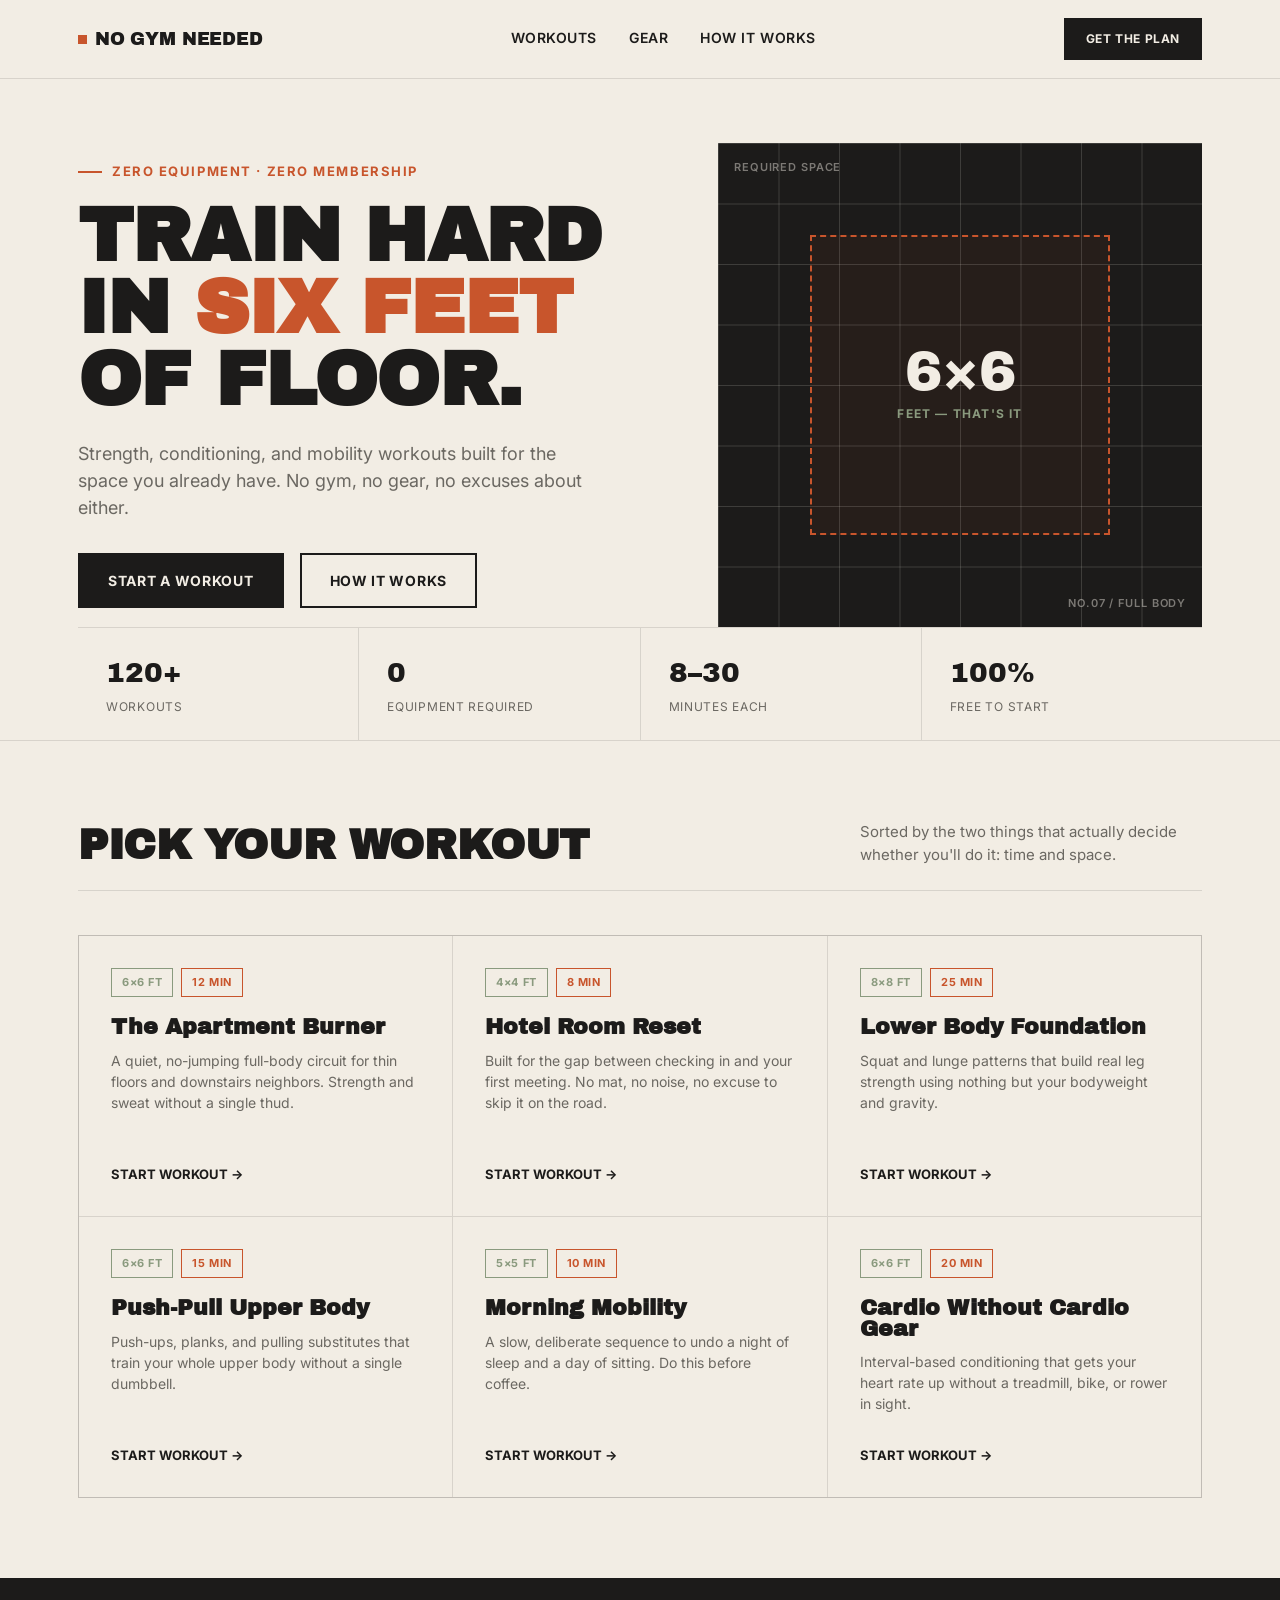
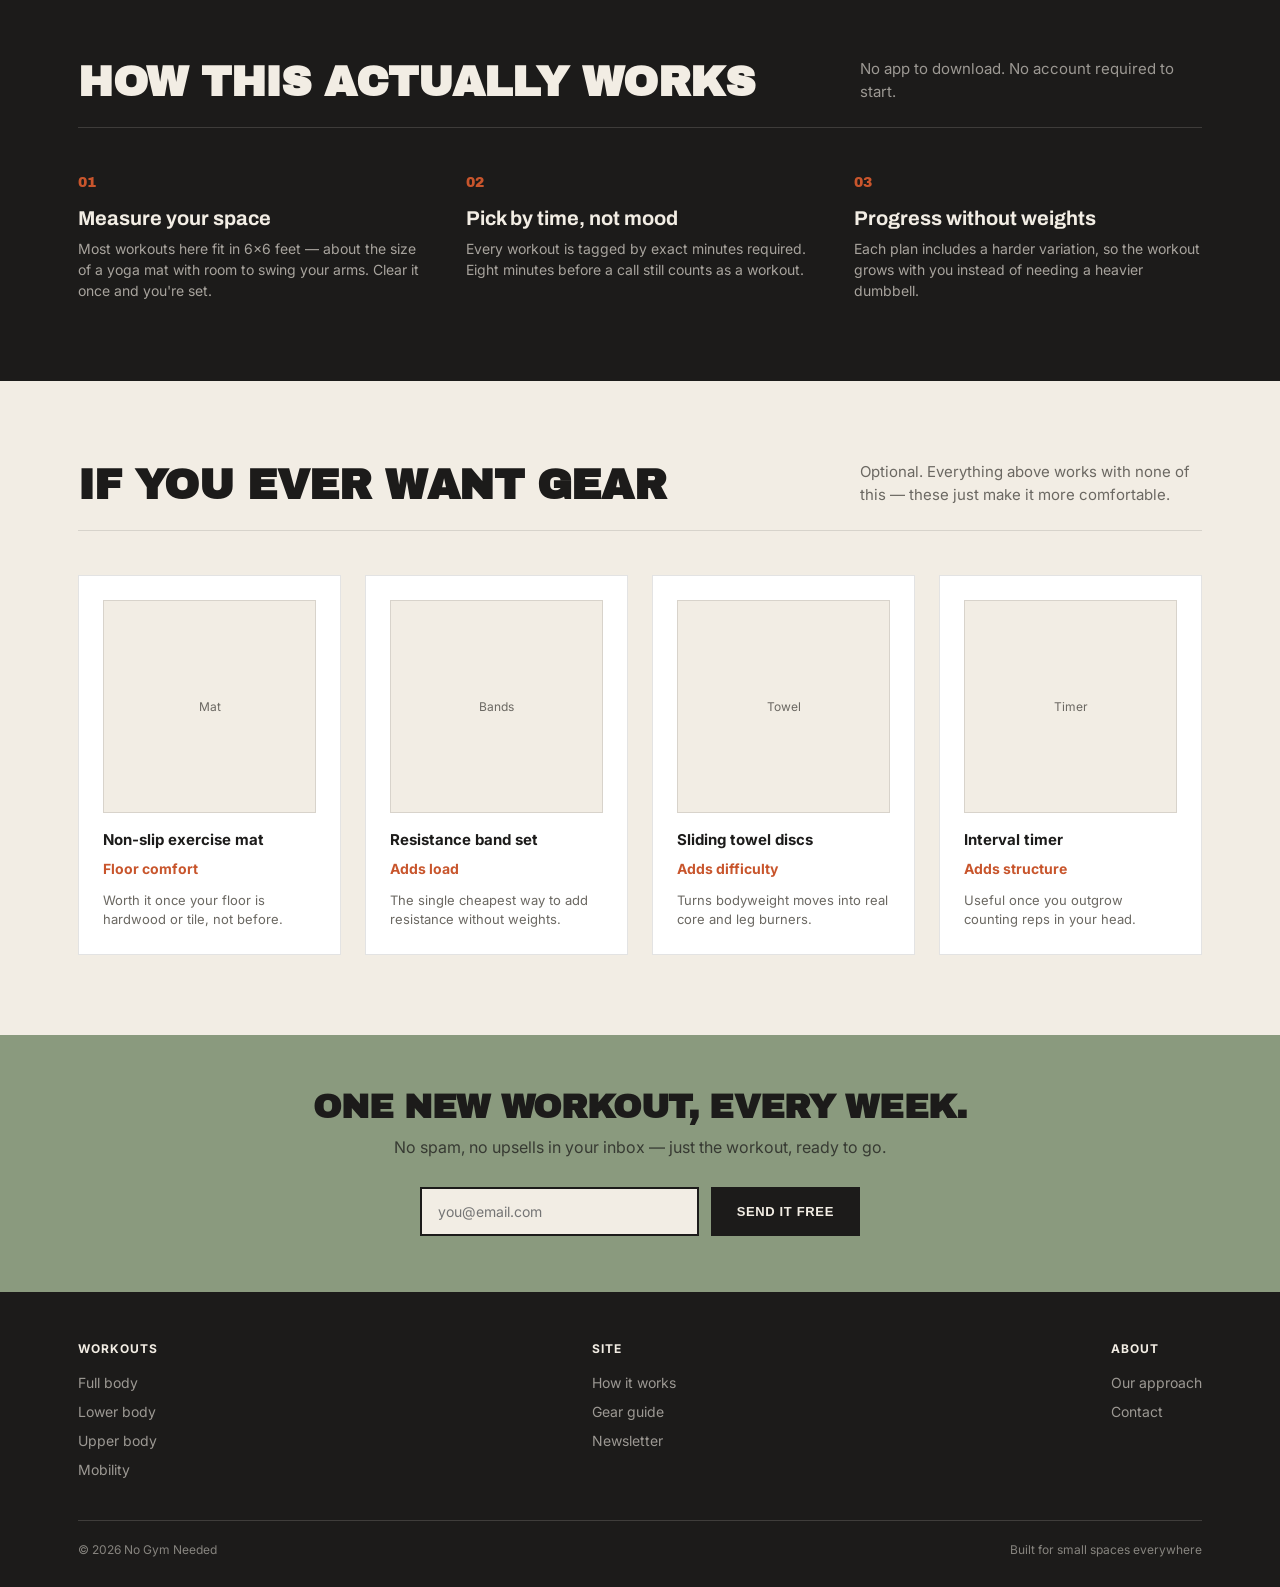
<file: index.html>
<!DOCTYPE html>
<html lang="en">
<head>
<meta charset="UTF-8">
<meta name="viewport" content="width=device-width, initial-scale=1.0">
<title>No Gym Needed — Real Workouts for Small Spaces</title>
<meta name="description" content="Strength, mobility, and conditioning workouts that need nothing but floor space. No equipment, no membership, no excuses.">
<link rel="preconnect" href="https://fonts.googleapis.com">
<link href="https://fonts.googleapis.com/css2?family=Archivo+Black&family=Archivo:wght@400;500;600;700;900&family=Inter:wght@400;500;600;700&display=swap" rel="stylesheet">
<style>
  :root{
    --charcoal:#1C1B1A;
    --bone:#F2EDE4;
    --clay:#C8552C;
    --clay-dark:#A8431F;
    --sage:#8A9A7E;
    --gray:#6B6862;
    --line: rgba(28,27,26,0.12);
    --line-bone: rgba(242,237,228,0.16);
  }
  *{margin:0;padding:0;box-sizing:border-box;}
  html{scroll-behavior:smooth;}
  body{
    background:var(--bone);
    color:var(--charcoal);
    font-family:'Inter',sans-serif;
    line-height:1.5;
    -webkit-font-smoothing:antialiased;
  }
  img{max-width:100%;display:block;}
  a{color:inherit;text-decoration:none;}
  .wrap{max-width:1180px;margin:0 auto;padding:0 28px;}

  h1,h2,h3,.display{
    font-family:'Archivo Black',sans-serif;
    text-transform:uppercase;
    letter-spacing:-0.01em;
    line-height:0.95;
  }

  /* Focus visibility */
  a:focus-visible, button:focus-visible{
    outline:3px solid var(--clay);
    outline-offset:3px;
  }

  @media (prefers-reduced-motion: reduce){
    *{animation-duration:0.001ms !important; transition-duration:0.001ms !important; animation-iteration-count:1 !important;}
    .reveal{opacity:1 !important; transform:none !important;}
  }

  /* ===== ANIMATION SYSTEM ===== */
  @keyframes fadeUp{
    from{opacity:0; transform:translateY(22px);}
    to{opacity:1; transform:translateY(0);}
  }
  @keyframes fadeIn{
    from{opacity:0;}
    to{opacity:1;}
  }
  @keyframes scaleIn{
    from{opacity:0; transform:scale(0.94);}
    to{opacity:1; transform:scale(1);}
  }
  @keyframes drawDash{
    from{stroke-dashoffset:240;}
    to{stroke-dashoffset:0;}
  }
  @keyframes pulseBorder{
    0%, 100%{border-color:var(--clay); background:rgba(200,85,44,0.06);}
    50%{border-color:#E08056; background:rgba(200,85,44,0.12);}
  }
  @keyframes countUp{
    from{opacity:0; transform:translateY(8px);}
    to{opacity:1; transform:translateY(0);}
  }

  /* Hero load sequence — staggered */
  .hero-anim-1{opacity:0; animation:fadeUp 0.7s cubic-bezier(.22,1,.36,1) 0.1s forwards;}
  .hero-anim-2{opacity:0; animation:fadeUp 0.7s cubic-bezier(.22,1,.36,1) 0.25s forwards;}
  .hero-anim-3{opacity:0; animation:fadeUp 0.7s cubic-bezier(.22,1,.36,1) 0.4s forwards;}
  .hero-anim-4{opacity:0; animation:fadeUp 0.7s cubic-bezier(.22,1,.36,1) 0.55s forwards;}
  .hero-anim-diagram{opacity:0; animation:scaleIn 0.8s cubic-bezier(.22,1,.36,1) 0.3s forwards;}
  .hero-anim-stats .stat{opacity:0; animation:countUp 0.6s ease-out forwards;}
  .hero-anim-stats .stat:nth-child(1){animation-delay:0.7s;}
  .hero-anim-stats .stat:nth-child(2){animation-delay:0.8s;}
  .hero-anim-stats .stat:nth-child(3){animation-delay:0.9s;}
  .hero-anim-stats .stat:nth-child(4){animation-delay:1.0s;}

  /* Scroll reveal */
  .reveal{
    opacity:0; transform:translateY(28px);
    transition:opacity 0.7s cubic-bezier(.22,1,.36,1), transform 0.7s cubic-bezier(.22,1,.36,1);
  }
  .reveal.is-visible{opacity:1; transform:translateY(0);}
  .reveal-stagger.is-visible .wcard:nth-child(1){transition-delay:0.05s;}
  .reveal-stagger.is-visible .wcard:nth-child(2){transition-delay:0.12s;}
  .reveal-stagger.is-visible .wcard:nth-child(3){transition-delay:0.19s;}
  .reveal-stagger.is-visible .wcard:nth-child(4){transition-delay:0.26s;}
  .reveal-stagger.is-visible .wcard:nth-child(5){transition-delay:0.33s;}
  .reveal-stagger.is-visible .wcard:nth-child(6){transition-delay:0.4s;}
  .reveal-stagger .wcard{
    opacity:0; transform:translateY(20px);
    transition:opacity 0.6s cubic-bezier(.22,1,.36,1), transform 0.6s cubic-bezier(.22,1,.36,1), background 0.15s;
  }
  .reveal-stagger.is-visible .wcard{opacity:1; transform:translateY(0);}

  /* Floor square pulse, ties to the "this is your space" concept */
  .floor-square{animation:pulseBorder 3.5s ease-in-out 1.1s infinite;}


  /* ===== NAV ===== */
  header{
    position:sticky; top:0; z-index:50;
    background:var(--bone);
    border-bottom:1px solid var(--line);
  }
  nav{
    display:flex; align-items:center; justify-content:space-between;
    padding:18px 28px;
    max-width:1180px; margin:0 auto;
  }
  .logo{
    font-family:'Archivo Black',sans-serif;
    font-size:18px;
    text-transform:uppercase;
    letter-spacing:-0.01em;
    display:flex;
    align-items:center;
    gap:8px;
  }
  .logo .dot{width:9px;height:9px;background:var(--clay);display:inline-block;}
  .navlinks{display:flex; gap:32px; font-size:14px; font-weight:600; text-transform:uppercase; letter-spacing:0.04em;}
  .navlinks a{padding-bottom:2px; border-bottom:2px solid transparent; transition:border-color .15s;}
  .navlinks a:hover{border-color:var(--clay);}
  @media (max-width:720px){ .navlinks{display:none;} }

  /* ===== HERO ===== */
  .hero{
    padding:64px 0 0;
    border-bottom:1px solid var(--line);
  }
  .hero-grid{
    display:grid;
    grid-template-columns:1.1fr 0.9fr;
    gap:48px;
    align-items:center;
  }
  @media (max-width:880px){ .hero-grid{grid-template-columns:1fr;} }

  .eyebrow{
    font-size:13px; font-weight:700; letter-spacing:0.12em; text-transform:uppercase;
    color:var(--clay); margin-bottom:18px; display:flex; align-items:center; gap:10px;
  }
  .eyebrow::before{content:''; width:24px; height:2px; background:var(--clay); display:inline-block;}

  .hero h1{
    font-size:clamp(40px, 6.2vw, 76px);
    margin-bottom:24px;
  }
  .hero h1 .accent{color:var(--clay);}
  .hero p.lede{
    font-size:18px; color:var(--gray); max-width:46ch; margin-bottom:32px;
  }
  .hero-cta{display:flex; gap:16px; flex-wrap:wrap;}
  .btn{
    display:inline-flex; align-items:center; gap:10px;
    padding:15px 28px;
    font-size:14px; font-weight:700; text-transform:uppercase; letter-spacing:0.05em;
    border:2px solid var(--charcoal);
    transition:transform .15s, background .15s, color .15s;
  }
  .btn-primary{background:var(--charcoal); color:var(--bone);}
  .btn-primary:hover{background:var(--clay); border-color:var(--clay); transform:translateY(-2px);}
  .btn-ghost{background:transparent; color:var(--charcoal);}
  .btn-ghost:hover{transform:translateY(-2px); border-color:var(--clay); color:var(--clay);}

  /* floor-space diagram, the signature element */
  .floor-diagram{
    position:relative;
    background:var(--charcoal);
    aspect-ratio:1/1;
    display:flex; align-items:center; justify-content:center;
    overflow:hidden;
  }
  .floor-grid{
    position:absolute; inset:0;
    background-image:
      linear-gradient(var(--line-bone) 1px, transparent 1px),
      linear-gradient(90deg, var(--line-bone) 1px, transparent 1px);
    background-size: 12.5% 12.5%;
  }
  .floor-square{
    position:relative;
    width:62%; height:62%;
    border:2px dashed var(--clay);
    display:flex; flex-direction:column; align-items:center; justify-content:center;
    text-align:center;
    background:rgba(200,85,44,0.06);
  }
  .floor-square .big{
    font-family:'Archivo Black',sans-serif;
    font-size:clamp(36px,5vw,56px);
    color:var(--bone);
    line-height:0.9;
  }
  .floor-square .unit{
    font-size:12px; color:var(--sage); text-transform:uppercase; letter-spacing:0.1em; margin-top:8px; font-weight:700;
  }
  .corner-label{
    position:absolute; font-size:11px; color:var(--line-bone); text-transform:uppercase; letter-spacing:0.08em; font-weight:600;
  }
  .corner-label.tl{top:16px; left:16px; color:rgba(242,237,228,0.45);}
  .corner-label.br{bottom:16px; right:16px; color:rgba(242,237,228,0.45);}

  .hero-stats{
    display:flex; gap:0; margin-top:0; border-top:1px solid var(--line);
  }
  .hero-stats .stat{
    flex:1; padding:24px 28px; border-right:1px solid var(--line);
  }
  .hero-stats .stat:last-child{border-right:none;}
  .hero-stats .num{font-family:'Archivo Black',sans-serif; font-size:28px;}
  .hero-stats .label{font-size:12px; color:var(--gray); text-transform:uppercase; letter-spacing:0.06em; margin-top:4px;}

  /* ===== SECTION HEADERS ===== */
  .section{padding:80px 0;}
  .section-head{
    display:flex; justify-content:space-between; align-items:flex-end;
    margin-bottom:44px; gap:24px; flex-wrap:wrap;
    border-bottom:1px solid var(--line); padding-bottom:24px;
  }
  .section-head h2{font-size:clamp(28px,4vw,42px);}
  .section-head .sub{color:var(--gray); font-size:15px; max-width:38ch;}

  /* ===== WORKOUT CARDS ===== */
  .workout-grid{
    display:grid; grid-template-columns:repeat(3,1fr); gap:1px;
    background:var(--line);
    border:1px solid var(--line);
  }
  @media (max-width:880px){ .workout-grid{grid-template-columns:1fr;} }
  .wcard{
    background:var(--bone); padding:32px; transition:background .15s, transform .25s cubic-bezier(.22,1,.36,1), box-shadow .25s;
    display:flex; flex-direction:column; min-height:280px;
    color:inherit; text-decoration:none;
  }
  .wcard:hover{transform:translateY(-4px); box-shadow:0 12px 24px -8px rgba(28,27,26,0.18);}
  .wcard:hover{background:#fff;}
  .wcard .tags{display:flex; gap:8px; margin-bottom:20px; flex-wrap:wrap;}
  .tag{
    font-size:11px; font-weight:700; text-transform:uppercase; letter-spacing:0.05em;
    padding:5px 10px; border:1px solid var(--charcoal);
  }
  .tag.space{border-color:var(--sage); color:var(--sage);}
  .tag.time{border-color:var(--clay); color:var(--clay);}
  .wcard h3{font-size:22px; margin-bottom:12px; text-transform:none; letter-spacing:0;}
  .wcard p{color:var(--gray); font-size:14px; flex-grow:1;}
  .wcard .go{
    margin-top:20px; font-size:13px; font-weight:700; text-transform:uppercase;
    display:flex; align-items:center; gap:6px; color:var(--charcoal);
  }
  .wcard:hover .go{color:var(--clay);}

  /* ===== HOW IT WORKS ===== */
  .how{background:var(--charcoal); color:var(--bone);}
  .how .section-head{border-bottom-color:var(--line-bone);}
  .how .section-head .sub{color:rgba(242,237,228,0.6);}
  .how-grid{display:grid; grid-template-columns:repeat(3,1fr); gap:40px;}
  @media (max-width:880px){ .how-grid{grid-template-columns:1fr; gap:32px;} }
  .how-item .mark{
    font-family:'Archivo Black',sans-serif; font-size:14px; color:var(--clay); margin-bottom:16px;
  }
  .how-item h3{font-size:20px; text-transform:none; letter-spacing:0; margin-bottom:10px; font-family:'Archivo',sans-serif; font-weight:700;}
  .how-item p{color:rgba(242,237,228,0.65); font-size:14px;}

  /* ===== GEAR (affiliate-ready) ===== */
  .gear-grid{display:grid; grid-template-columns:repeat(4,1fr); gap:24px;}
  @media (max-width:880px){ .gear-grid{grid-template-columns:repeat(2,1fr);} }
  @media (max-width:520px){ .gear-grid{grid-template-columns:1fr;} }
  .gcard{border:1px solid var(--line); padding:24px; background:#fff; transition:transform .25s cubic-bezier(.22,1,.36,1), box-shadow .25s, border-color .25s;}
  .gcard:hover{transform:translateY(-3px); box-shadow:0 10px 20px -10px rgba(28,27,26,0.18); border-color:var(--clay);}
  .gcard .thumb{
    aspect-ratio:1; background:var(--bone); border:1px solid var(--line); margin-bottom:16px;
    display:flex; align-items:center; justify-content:center; color:var(--gray); font-size:12px;
  }
  .gcard h4{font-size:15px; margin-bottom:6px;}
  .gcard .price{color:var(--clay); font-weight:700; font-size:14px; margin-bottom:12px;}
  .gcard p.note{font-size:13px; color:var(--gray);}

  /* ===== NEWSLETTER ===== */
  .signup{
    background:var(--sage); padding:56px 0; text-align:center;
  }
  .signup h2{font-size:clamp(24px,3.4vw,34px); margin-bottom:12px; color:var(--charcoal);}
  .signup p{color:var(--charcoal); opacity:0.75; margin-bottom:28px;}
  .signup-form{display:flex; gap:12px; max-width:440px; margin:0 auto; flex-wrap:wrap; justify-content:center;}
  .signup-form input{
    flex:1; min-width:220px; padding:14px 16px; border:2px solid var(--charcoal); background:var(--bone); font-family:'Inter'; font-size:14px;
  }
  .signup-form input:focus-visible{outline:3px solid var(--charcoal); outline-offset:2px;}
  .signup-form button{
    padding:14px 24px; background:var(--charcoal); color:var(--bone); border:2px solid var(--charcoal);
    font-weight:700; text-transform:uppercase; font-size:13px; letter-spacing:0.05em; cursor:pointer;
  }
  .signup-form button:hover{background:var(--clay); border-color:var(--clay);}

  /* ===== FOOTER ===== */
  footer{background:var(--charcoal); color:rgba(242,237,228,0.5); padding:48px 0 28px;}
  .footer-grid{display:flex; justify-content:space-between; flex-wrap:wrap; gap:32px; padding-bottom:32px; border-bottom:1px solid var(--line-bone);}
  .footer-col h5{color:var(--bone); font-size:12px; text-transform:uppercase; letter-spacing:0.08em; margin-bottom:14px;}
  .footer-col a{display:block; font-size:14px; margin-bottom:8px; color:rgba(242,237,228,0.6);}
  .footer-col a:hover{color:var(--clay);}
  .footer-bottom{display:flex; justify-content:space-between; padding-top:20px; font-size:12px; flex-wrap:wrap; gap:8px;}
</style>
</head>
<body>

<header>
  <nav>
    <a href="index.html" class="logo"><span class="dot"></span>No Gym Needed</a>
    <div class="navlinks">
      <a href="#workouts">Workouts</a>
      <a href="#gear">Gear</a>
      <a href="#how">How It Works</a>
    </div>
    <a href="#signup" class="btn btn-primary" style="padding:10px 20px; font-size:12px;">Get the plan</a>
  </nav>
</header>

<section class="hero">
  <div class="wrap">
    <div class="hero-grid">
      <div>
        <div class="eyebrow hero-anim-1">Zero equipment · Zero membership</div>
        <h1 class="hero-anim-2">Train hard<br>in <span class="accent">six feet</span><br>of floor.</h1>
        <p class="lede hero-anim-3">Strength, conditioning, and mobility workouts built for the space you already have. No gym, no gear, no excuses about either.</p>
        <div class="hero-cta hero-anim-4">
          <a href="#workouts" class="btn btn-primary">Start a workout</a>
          <a href="#how" class="btn btn-ghost">How it works</a>
        </div>
      </div>
      <div class="floor-diagram hero-anim-diagram">
        <div class="floor-grid"></div>
        <span class="corner-label tl">Required space</span>
        <span class="corner-label br">No.07 / Full Body</span>
        <div class="floor-square">
          <div class="big">6×6</div>
          <div class="unit">Feet — that's it</div>
        </div>
      </div>
    </div>
    <div class="hero-stats hero-anim-stats">
      <div class="stat"><div class="num">120+</div><div class="label">Workouts</div></div>
      <div class="stat"><div class="num">0</div><div class="label">Equipment required</div></div>
      <div class="stat"><div class="num">8–30</div><div class="label">Minutes each</div></div>
      <div class="stat"><div class="num">100%</div><div class="label">Free to start</div></div>
    </div>
  </div>
</section>

<section class="section" id="workouts">
  <div class="wrap">
    <div class="section-head reveal">
      <h2>Pick your workout</h2>
      <p class="sub">Sorted by the two things that actually decide whether you'll do it: time and space.</p>
    </div>
    <div class="workout-grid reveal-stagger">

      <a class="wcard" href="workouts/apartment-burner.html">
        <div class="tags"><span class="tag space">6×6 ft</span><span class="tag time">12 min</span></div>
        <h3>The Apartment Burner</h3>
        <p>A quiet, no-jumping full-body circuit for thin floors and downstairs neighbors. Strength and sweat without a single thud.</p>
        <div class="go">Start workout →</div>
      </a>

      <a class="wcard" href="workouts/hotel-room-reset.html">
        <div class="tags"><span class="tag space">4×4 ft</span><span class="tag time">8 min</span></div>
        <h3>Hotel Room Reset</h3>
        <p>Built for the gap between checking in and your first meeting. No mat, no noise, no excuse to skip it on the road.</p>
        <div class="go">Start workout →</div>
      </a>

      <a class="wcard" href="workouts/lower-body-foundation.html">
        <div class="tags"><span class="tag space">8×8 ft</span><span class="tag time">25 min</span></div>
        <h3>Lower Body Foundation</h3>
        <p>Squat and lunge patterns that build real leg strength using nothing but your bodyweight and gravity.</p>
        <div class="go">Start workout →</div>
      </a>

      <a class="wcard" href="workouts/push-pull-upper-body.html">
        <div class="tags"><span class="tag space">6×6 ft</span><span class="tag time">15 min</span></div>
        <h3>Push-Pull Upper Body</h3>
        <p>Push-ups, planks, and pulling substitutes that train your whole upper body without a single dumbbell.</p>
        <div class="go">Start workout →</div>
      </a>

      <a class="wcard" href="workouts/morning-mobility.html">
        <div class="tags"><span class="tag space">5×5 ft</span><span class="tag time">10 min</span></div>
        <h3>Morning Mobility</h3>
        <p>A slow, deliberate sequence to undo a night of sleep and a day of sitting. Do this before coffee.</p>
        <div class="go">Start workout →</div>
      </a>

      <a class="wcard" href="workouts/cardio-without-cardio-gear.html">
        <div class="tags"><span class="tag space">6×6 ft</span><span class="tag time">20 min</span></div>
        <h3>Cardio Without Cardio Gear</h3>
        <p>Interval-based conditioning that gets your heart rate up without a treadmill, bike, or rower in sight.</p>
        <div class="go">Start workout →</div>
      </a>

    </div>
  </div>
</section>

<section class="how section" id="how">
  <div class="wrap">
    <div class="section-head reveal">
      <h2>How this actually works</h2>
      <p class="sub">No app to download. No account required to start.</p>
    </div>
    <div class="how-grid reveal">
      <div class="how-item">
        <div class="mark">01</div>
        <h3>Measure your space</h3>
        <p>Most workouts here fit in 6×6 feet — about the size of a yoga mat with room to swing your arms. Clear it once and you're set.</p>
      </div>
      <div class="how-item">
        <div class="mark">02</div>
        <h3>Pick by time, not mood</h3>
        <p>Every workout is tagged by exact minutes required. Eight minutes before a call still counts as a workout.</p>
      </div>
      <div class="how-item">
        <div class="mark">03</div>
        <h3>Progress without weights</h3>
        <p>Each plan includes a harder variation, so the workout grows with you instead of needing a heavier dumbbell.</p>
      </div>
    </div>
  </div>
</section>

<section class="section" id="gear">
  <div class="wrap">
    <div class="section-head reveal">
      <h2>If you ever want gear</h2>
      <p class="sub">Optional. Everything above works with none of this — these just make it more comfortable.</p>
    </div>
    <div class="gear-grid reveal">
      <div class="gcard">
        <div class="thumb">Mat</div>
        <h4>Non-slip exercise mat</h4>
        <div class="price">Floor comfort</div>
        <p class="note">Worth it once your floor is hardwood or tile, not before.</p>
      </div>
      <div class="gcard">
        <div class="thumb">Bands</div>
        <h4>Resistance band set</h4>
        <div class="price">Adds load</div>
        <p class="note">The single cheapest way to add resistance without weights.</p>
      </div>
      <div class="gcard">
        <div class="thumb">Towel</div>
        <h4>Sliding towel discs</h4>
        <div class="price">Adds difficulty</div>
        <p class="note">Turns bodyweight moves into real core and leg burners.</p>
      </div>
      <div class="gcard">
        <div class="thumb">Timer</div>
        <h4>Interval timer</h4>
        <div class="price">Adds structure</div>
        <p class="note">Useful once you outgrow counting reps in your head.</p>
      </div>
    </div>
  </div>
</section>

<section class="signup reveal" id="signup">
  <div class="wrap">
    <h2>One new workout, every week.</h2>
    <p>No spam, no upsells in your inbox — just the workout, ready to go.</p>
    <form class="signup-form" onsubmit="event.preventDefault(); this.querySelector('button').textContent='Sent — check your inbox';">
      <input type="email" placeholder="you@email.com" required aria-label="Email address">
      <button type="submit">Send it free</button>
    </form>
  </div>
</section>

<footer>
  <div class="wrap">
    <div class="footer-grid">
      <div class="footer-col">
        <h5>Workouts</h5>
        <a href="#workouts">Full body</a>
        <a href="#workouts">Lower body</a>
        <a href="#workouts">Upper body</a>
        <a href="#workouts">Mobility</a>
      </div>
      <div class="footer-col">
        <h5>Site</h5>
        <a href="#how">How it works</a>
        <a href="#gear">Gear guide</a>
        <a href="#signup">Newsletter</a>
      </div>
      <div class="footer-col">
        <h5>About</h5>
        <a href="#">Our approach</a>
        <a href="#">Contact</a>
      </div>
    </div>
    <div class="footer-bottom">
      <span>© 2026 No Gym Needed</span>
      <span>Built for small spaces everywhere</span>
    </div>
  </div>
</footer>

<script>
  // Scroll-triggered reveals — respects prefers-reduced-motion via CSS override above
  const revealEls = document.querySelectorAll('.reveal, .reveal-stagger');
  if ('IntersectionObserver' in window) {
    const io = new IntersectionObserver((entries) => {
      entries.forEach(entry => {
        if (entry.isIntersecting) {
          entry.target.classList.add('is-visible');
          io.unobserve(entry.target);
        }
      });
    }, { threshold: 0.15, rootMargin: '0px 0px -40px 0px' });
    revealEls.forEach(el => io.observe(el));
  } else {
    revealEls.forEach(el => el.classList.add('is-visible'));
  }
</script>
</body>
</html>
</file>
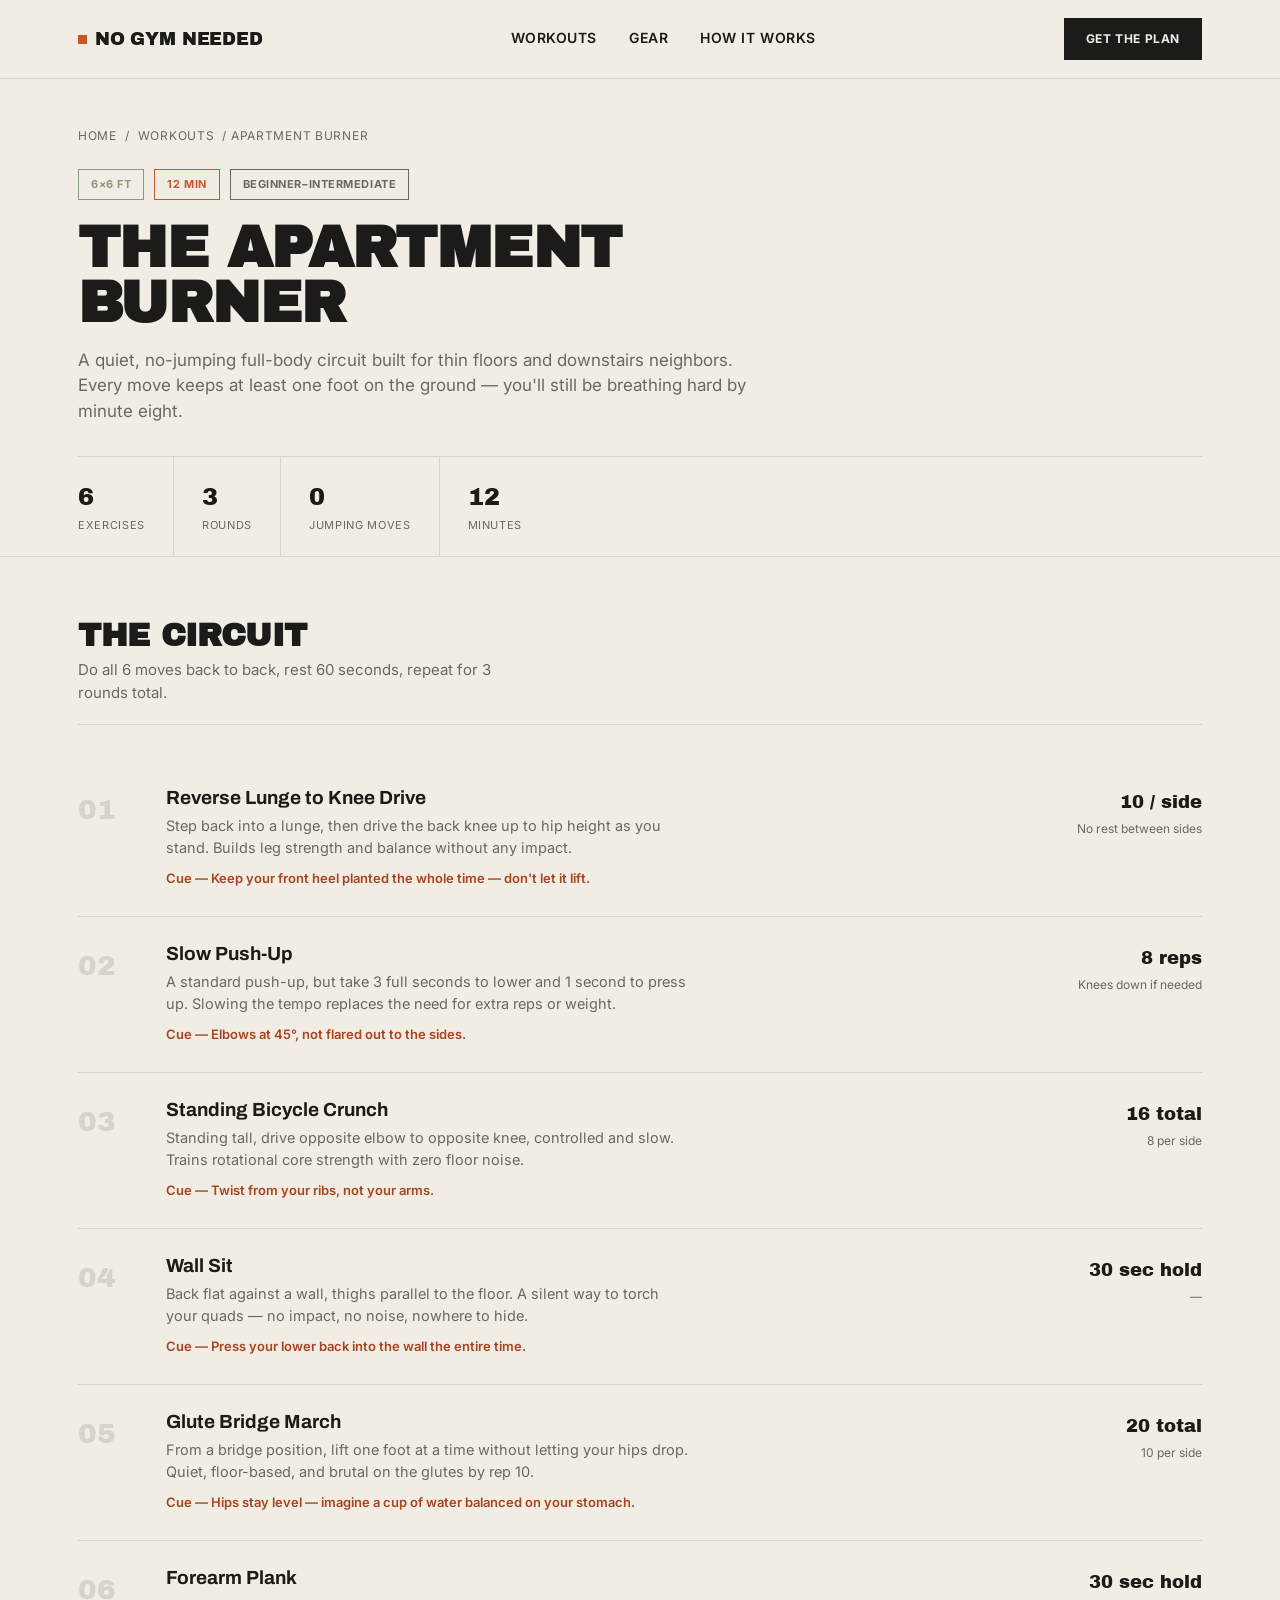
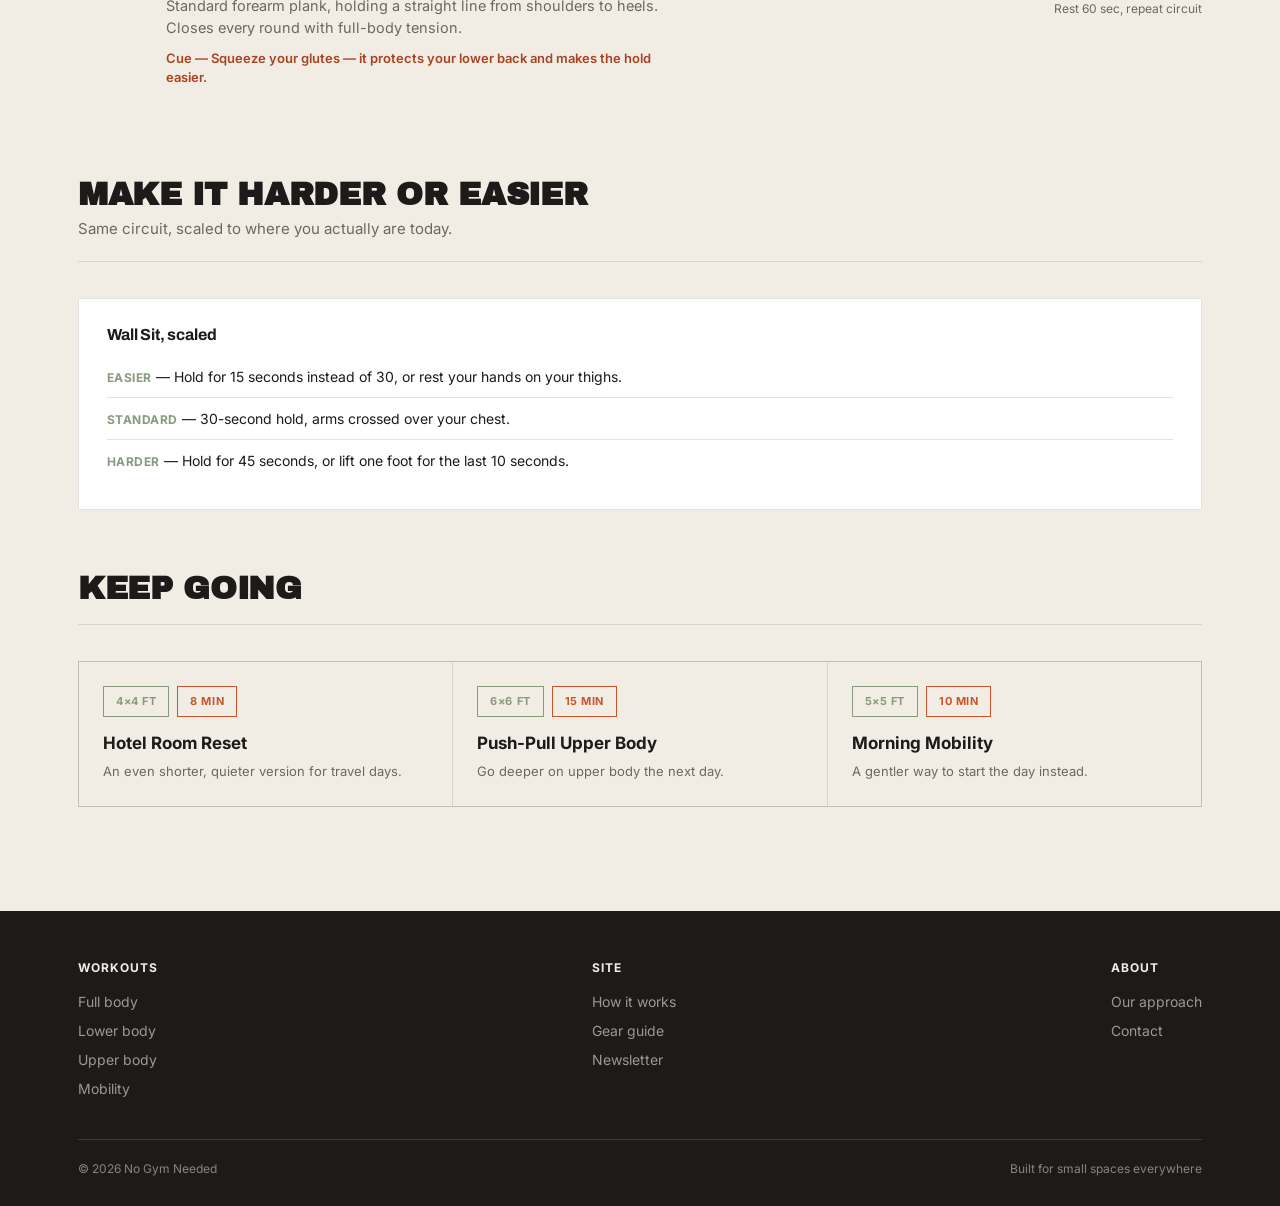
<file: workouts/apartment-burner.html>
<!DOCTYPE html>
<html lang="en">
<head>
<meta charset="UTF-8">
<meta name="viewport" content="width=device-width, initial-scale=1.0">
<title>The Apartment Burner — Quiet Full-Body Workout | No Gym Needed</title>
<meta name="description" content="A 12-minute, no-jumping full-body circuit built for thin floors and downstairs neighbors. No equipment, no noise.">
<link rel="preconnect" href="https://fonts.googleapis.com">
<link href="https://fonts.googleapis.com/css2?family=Archivo+Black&family=Archivo:wght@400;500;600;700;900&family=Inter:wght@400;500;600;700&display=swap" rel="stylesheet">
<link rel="stylesheet" href="../style.css">
</head>
<body>

<header>
  <nav>
    <a href="../index.html" class="logo"><span class="dot"></span>No Gym Needed</a>
    <div class="navlinks">
      <a href="../index.html#workouts">Workouts</a>
      <a href="../index.html#gear">Gear</a>
      <a href="../index.html#how">How It Works</a>
    </div>
    <a href="../index.html#signup" class="btn btn-primary" style="padding:10px 20px; font-size:12px;">Get the plan</a>
  </nav>
</header>

<section class="wo-hero">
  <div class="wrap">
    <div class="breadcrumb"><a href="../index.html">Home</a> / <a href="../index.html#workouts">Workouts</a> / Apartment Burner</div>
    <div class="wo-meta-row">
      <span class="tag space">6×6 ft</span>
      <span class="tag time">12 min</span>
      <span class="tag level">Beginner–Intermediate</span>
    </div>
    <h1>The Apartment<br>Burner</h1>
    <p class="lede">A quiet, no-jumping full-body circuit built for thin floors and downstairs neighbors. Every move keeps at least one foot on the ground — you'll still be breathing hard by minute eight.</p>
    <div class="wo-stats">
      <div class="stat"><div class="num">6</div><div class="label">Exercises</div></div>
      <div class="stat"><div class="num">3</div><div class="label">Rounds</div></div>
      <div class="stat"><div class="num">0</div><div class="label">Jumping moves</div></div>
      <div class="stat"><div class="num">12</div><div class="label">Minutes</div></div>
    </div>
  </div>
</section>

<section class="section">
  <div class="wrap">
    <div class="section-head">
      <h2>The circuit</h2>
      <p class="sub">Do all 6 moves back to back, rest 60 seconds, repeat for 3 rounds total.</p>
    </div>

    <div class="exercise">
      <div class="ex-num">01</div>
      <div class="ex-body">
        <h3>Reverse Lunge to Knee Drive</h3>
        <p>Step back into a lunge, then drive the back knee up to hip height as you stand. Builds leg strength and balance without any impact.</p>
        <p class="cue">Keep your front heel planted the whole time — don't let it lift.</p>
      </div>
      <div class="ex-spec"><div class="reps">10 / side</div><div class="rest">No rest between sides</div></div>
    </div>

    <div class="exercise">
      <div class="ex-num">02</div>
      <div class="ex-body">
        <h3>Slow Push-Up</h3>
        <p>A standard push-up, but take 3 full seconds to lower and 1 second to press up. Slowing the tempo replaces the need for extra reps or weight.</p>
        <p class="cue">Elbows at 45°, not flared out to the sides.</p>
      </div>
      <div class="ex-spec"><div class="reps">8 reps</div><div class="rest">Knees down if needed</div></div>
    </div>

    <div class="exercise">
      <div class="ex-num">03</div>
      <div class="ex-body">
        <h3>Standing Bicycle Crunch</h3>
        <p>Standing tall, drive opposite elbow to opposite knee, controlled and slow. Trains rotational core strength with zero floor noise.</p>
        <p class="cue">Twist from your ribs, not your arms.</p>
      </div>
      <div class="ex-spec"><div class="reps">16 total</div><div class="rest">8 per side</div></div>
    </div>

    <div class="exercise">
      <div class="ex-num">04</div>
      <div class="ex-body">
        <h3>Wall Sit</h3>
        <p>Back flat against a wall, thighs parallel to the floor. A silent way to torch your quads — no impact, no noise, nowhere to hide.</p>
        <p class="cue">Press your lower back into the wall the entire time.</p>
      </div>
      <div class="ex-spec"><div class="reps">30 sec hold</div><div class="rest">—</div></div>
    </div>

    <div class="exercise">
      <div class="ex-num">05</div>
      <div class="ex-body">
        <h3>Glute Bridge March</h3>
        <p>From a bridge position, lift one foot at a time without letting your hips drop. Quiet, floor-based, and brutal on the glutes by rep 10.</p>
        <p class="cue">Hips stay level — imagine a cup of water balanced on your stomach.</p>
      </div>
      <div class="ex-spec"><div class="reps">20 total</div><div class="rest">10 per side</div></div>
    </div>

    <div class="exercise">
      <div class="ex-num">06</div>
      <div class="ex-body">
        <h3>Forearm Plank</h3>
        <p>Standard forearm plank, holding a straight line from shoulders to heels. Closes every round with full-body tension.</p>
        <p class="cue">Squeeze your glutes — it protects your lower back and makes the hold easier.</p>
      </div>
      <div class="ex-spec"><div class="reps">30 sec hold</div><div class="rest">Rest 60 sec, repeat circuit</div></div>
    </div>

  </div>
</section>

<section class="section" style="padding-top:0;">
  <div class="wrap">
    <div class="section-head">
      <h2>Make it harder or easier</h2>
      <p class="sub">Same circuit, scaled to where you actually are today.</p>
    </div>
    <div class="prog-box">
      <h3>Wall Sit, scaled</h3>
      <div class="prog-row"><span><span class="lvl">Easier</span> — Hold for 15 seconds instead of 30, or rest your hands on your thighs.</span></div>
      <div class="prog-row"><span><span class="lvl">Standard</span> — 30-second hold, arms crossed over your chest.</span></div>
      <div class="prog-row"><span><span class="lvl">Harder</span> — Hold for 45 seconds, or lift one foot for the last 10 seconds.</span></div>
    </div>
  </div>
</section>

<section class="section" style="padding-top:0;">
  <div class="wrap">
    <div class="section-head">
      <h2>Keep going</h2>
    </div>
    <div class="related-grid">
      <a class="rcard" href="hotel-room-reset.html">
        <div class="tags"><span class="tag space">4×4 ft</span><span class="tag time">8 min</span></div>
        <h4>Hotel Room Reset</h4>
        <p>An even shorter, quieter version for travel days.</p>
      </a>
      <a class="rcard" href="push-pull-upper-body.html">
        <div class="tags"><span class="tag space">6×6 ft</span><span class="tag time">15 min</span></div>
        <h4>Push-Pull Upper Body</h4>
        <p>Go deeper on upper body the next day.</p>
      </a>
      <a class="rcard" href="morning-mobility.html">
        <div class="tags"><span class="tag space">5×5 ft</span><span class="tag time">10 min</span></div>
        <h4>Morning Mobility</h4>
        <p>A gentler way to start the day instead.</p>
      </a>
    </div>
  </div>
</section>

<footer>
  <div class="wrap">
    <div class="footer-grid">
      <div class="footer-col">
        <h5>Workouts</h5>
        <a href="../index.html#workouts">Full body</a>
        <a href="../index.html#workouts">Lower body</a>
        <a href="../index.html#workouts">Upper body</a>
        <a href="../index.html#workouts">Mobility</a>
      </div>
      <div class="footer-col">
        <h5>Site</h5>
        <a href="../index.html#how">How it works</a>
        <a href="../index.html#gear">Gear guide</a>
        <a href="../index.html#signup">Newsletter</a>
      </div>
      <div class="footer-col">
        <h5>About</h5>
        <a href="#">Our approach</a>
        <a href="#">Contact</a>
      </div>
    </div>
    <div class="footer-bottom">
      <span>© 2026 No Gym Needed</span>
      <span>Built for small spaces everywhere</span>
    </div>
  </div>
</footer>

</body>
</html>
</file>
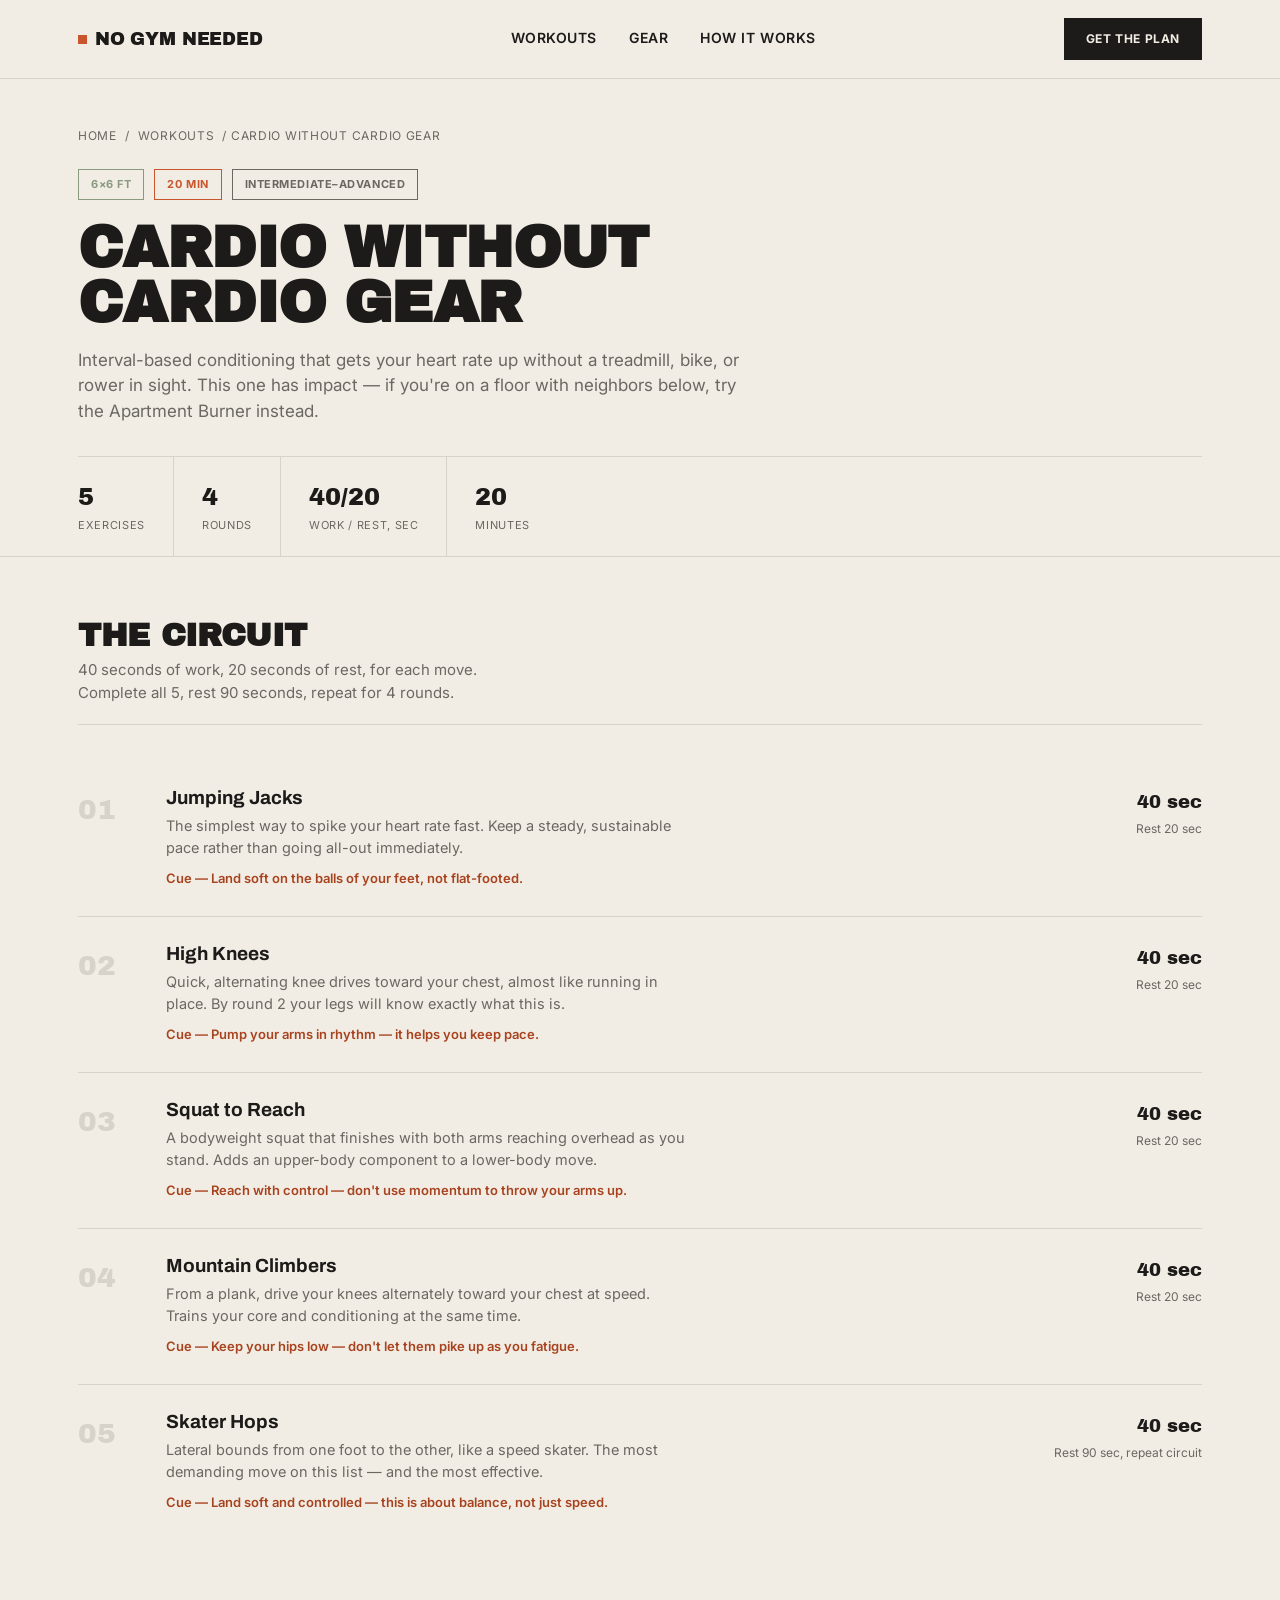
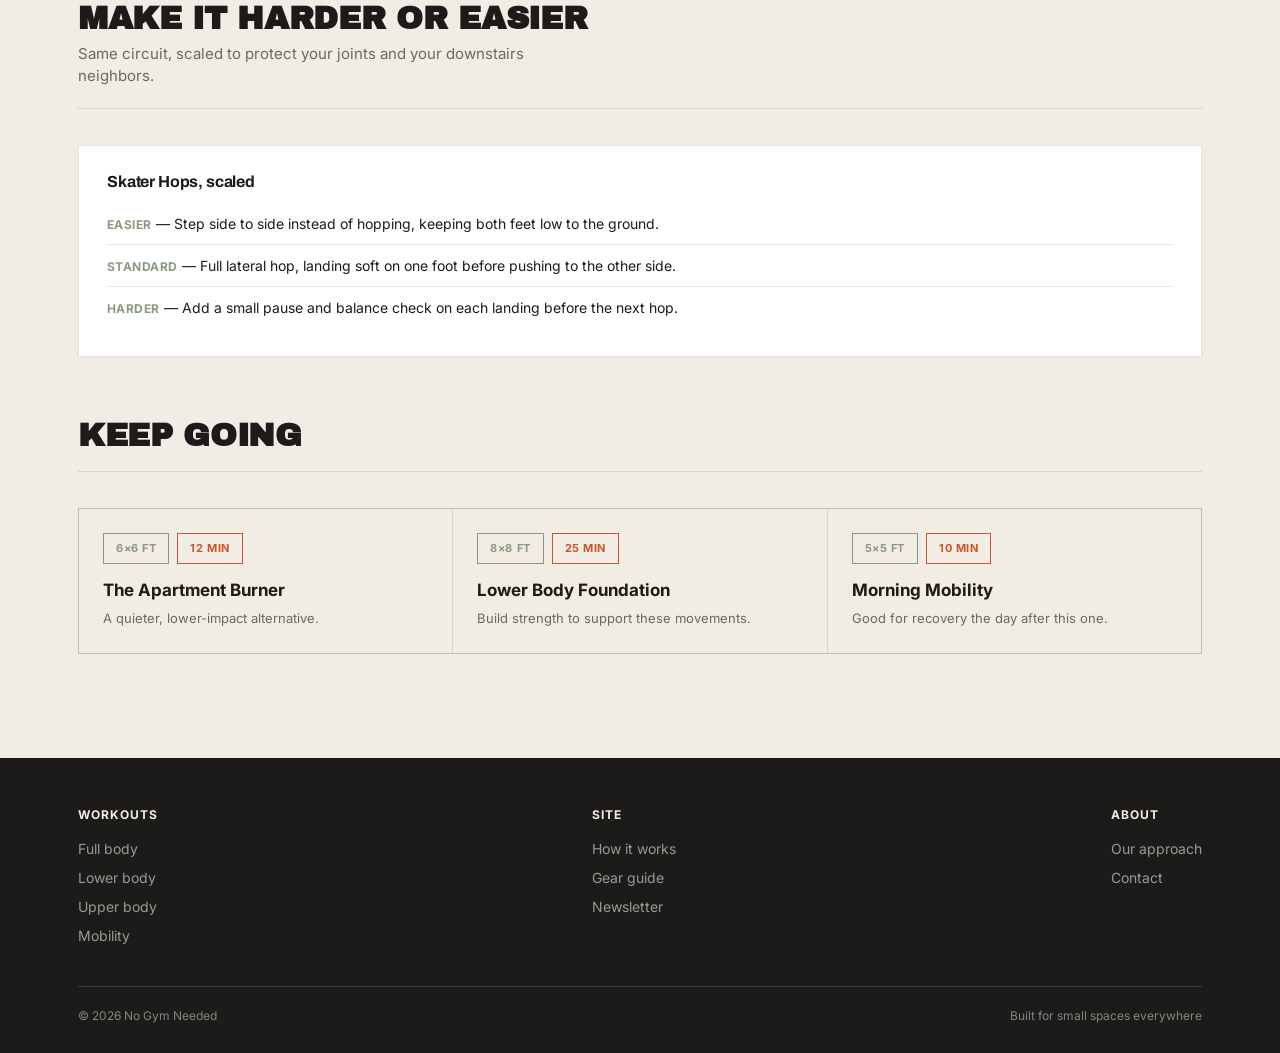
<file: workouts/cardio-without-cardio-gear.html>
<!DOCTYPE html>
<html lang="en">
<head>
<meta charset="UTF-8">
<meta name="viewport" content="width=device-width, initial-scale=1.0">
<title>Cardio Without Cardio Gear — 20-Minute Conditioning Workout | No Gym Needed</title>
<meta name="description" content="Interval-based conditioning that gets your heart rate up without a treadmill, bike, or rower in sight. 20 minutes, no equipment.">
<link rel="preconnect" href="https://fonts.googleapis.com">
<link href="https://fonts.googleapis.com/css2?family=Archivo+Black&family=Archivo:wght@400;500;600;700;900&family=Inter:wght@400;500;600;700&display=swap" rel="stylesheet">
<link rel="stylesheet" href="../style.css">
</head>
<body>

<header>
  <nav>
    <a href="../index.html" class="logo"><span class="dot"></span>No Gym Needed</a>
    <div class="navlinks">
      <a href="../index.html#workouts">Workouts</a>
      <a href="../index.html#gear">Gear</a>
      <a href="../index.html#how">How It Works</a>
    </div>
    <a href="../index.html#signup" class="btn btn-primary" style="padding:10px 20px; font-size:12px;">Get the plan</a>
  </nav>
</header>

<section class="wo-hero">
  <div class="wrap">
    <div class="breadcrumb"><a href="../index.html">Home</a> / <a href="../index.html#workouts">Workouts</a> / Cardio Without Cardio Gear</div>
    <div class="wo-meta-row">
      <span class="tag space">6×6 ft</span>
      <span class="tag time">20 min</span>
      <span class="tag level">Intermediate–Advanced</span>
    </div>
    <h1>Cardio Without<br>Cardio Gear</h1>
    <p class="lede">Interval-based conditioning that gets your heart rate up without a treadmill, bike, or rower in sight. This one has impact — if you're on a floor with neighbors below, try the Apartment Burner instead.</p>
    <div class="wo-stats">
      <div class="stat"><div class="num">5</div><div class="label">Exercises</div></div>
      <div class="stat"><div class="num">4</div><div class="label">Rounds</div></div>
      <div class="stat"><div class="num">40/20</div><div class="label">Work / rest, sec</div></div>
      <div class="stat"><div class="num">20</div><div class="label">Minutes</div></div>
    </div>
  </div>
</section>

<section class="section">
  <div class="wrap">
    <div class="section-head">
      <h2>The circuit</h2>
      <p class="sub">40 seconds of work, 20 seconds of rest, for each move. Complete all 5, rest 90 seconds, repeat for 4 rounds.</p>
    </div>

    <div class="exercise">
      <div class="ex-num">01</div>
      <div class="ex-body">
        <h3>Jumping Jacks</h3>
        <p>The simplest way to spike your heart rate fast. Keep a steady, sustainable pace rather than going all-out immediately.</p>
        <p class="cue">Land soft on the balls of your feet, not flat-footed.</p>
      </div>
      <div class="ex-spec"><div class="reps">40 sec</div><div class="rest">Rest 20 sec</div></div>
    </div>

    <div class="exercise">
      <div class="ex-num">02</div>
      <div class="ex-body">
        <h3>High Knees</h3>
        <p>Quick, alternating knee drives toward your chest, almost like running in place. By round 2 your legs will know exactly what this is.</p>
        <p class="cue">Pump your arms in rhythm — it helps you keep pace.</p>
      </div>
      <div class="ex-spec"><div class="reps">40 sec</div><div class="rest">Rest 20 sec</div></div>
    </div>

    <div class="exercise">
      <div class="ex-num">03</div>
      <div class="ex-body">
        <h3>Squat to Reach</h3>
        <p>A bodyweight squat that finishes with both arms reaching overhead as you stand. Adds an upper-body component to a lower-body move.</p>
        <p class="cue">Reach with control — don't use momentum to throw your arms up.</p>
      </div>
      <div class="ex-spec"><div class="reps">40 sec</div><div class="rest">Rest 20 sec</div></div>
    </div>

    <div class="exercise">
      <div class="ex-num">04</div>
      <div class="ex-body">
        <h3>Mountain Climbers</h3>
        <p>From a plank, drive your knees alternately toward your chest at speed. Trains your core and conditioning at the same time.</p>
        <p class="cue">Keep your hips low — don't let them pike up as you fatigue.</p>
      </div>
      <div class="ex-spec"><div class="reps">40 sec</div><div class="rest">Rest 20 sec</div></div>
    </div>

    <div class="exercise">
      <div class="ex-num">05</div>
      <div class="ex-body">
        <h3>Skater Hops</h3>
        <p>Lateral bounds from one foot to the other, like a speed skater. The most demanding move on this list — and the most effective.</p>
        <p class="cue">Land soft and controlled — this is about balance, not just speed.</p>
      </div>
      <div class="ex-spec"><div class="reps">40 sec</div><div class="rest">Rest 90 sec, repeat circuit</div></div>
    </div>

  </div>
</section>

<section class="section" style="padding-top:0;">
  <div class="wrap">
    <div class="section-head">
      <h2>Make it harder or easier</h2>
      <p class="sub">Same circuit, scaled to protect your joints and your downstairs neighbors.</p>
    </div>
    <div class="prog-box">
      <h3>Skater Hops, scaled</h3>
      <div class="prog-row"><span><span class="lvl">Easier</span> — Step side to side instead of hopping, keeping both feet low to the ground.</span></div>
      <div class="prog-row"><span><span class="lvl">Standard</span> — Full lateral hop, landing soft on one foot before pushing to the other side.</span></div>
      <div class="prog-row"><span><span class="lvl">Harder</span> — Add a small pause and balance check on each landing before the next hop.</span></div>
    </div>
  </div>
</section>

<section class="section" style="padding-top:0;">
  <div class="wrap">
    <div class="section-head">
      <h2>Keep going</h2>
    </div>
    <div class="related-grid">
      <a class="rcard" href="apartment-burner.html">
        <div class="tags"><span class="tag space">6×6 ft</span><span class="tag time">12 min</span></div>
        <h4>The Apartment Burner</h4>
        <p>A quieter, lower-impact alternative.</p>
      </a>
      <a class="rcard" href="lower-body-foundation.html">
        <div class="tags"><span class="tag space">8×8 ft</span><span class="tag time">25 min</span></div>
        <h4>Lower Body Foundation</h4>
        <p>Build strength to support these movements.</p>
      </a>
      <a class="rcard" href="morning-mobility.html">
        <div class="tags"><span class="tag space">5×5 ft</span><span class="tag time">10 min</span></div>
        <h4>Morning Mobility</h4>
        <p>Good for recovery the day after this one.</p>
      </a>
    </div>
  </div>
</section>

<footer>
  <div class="wrap">
    <div class="footer-grid">
      <div class="footer-col">
        <h5>Workouts</h5>
        <a href="../index.html#workouts">Full body</a>
        <a href="../index.html#workouts">Lower body</a>
        <a href="../index.html#workouts">Upper body</a>
        <a href="../index.html#workouts">Mobility</a>
      </div>
      <div class="footer-col">
        <h5>Site</h5>
        <a href="../index.html#how">How it works</a>
        <a href="../index.html#gear">Gear guide</a>
        <a href="../index.html#signup">Newsletter</a>
      </div>
      <div class="footer-col">
        <h5>About</h5>
        <a href="#">Our approach</a>
        <a href="#">Contact</a>
      </div>
    </div>
    <div class="footer-bottom">
      <span>© 2026 No Gym Needed</span>
      <span>Built for small spaces everywhere</span>
    </div>
  </div>
</footer>

</body>
  </html>
</file>
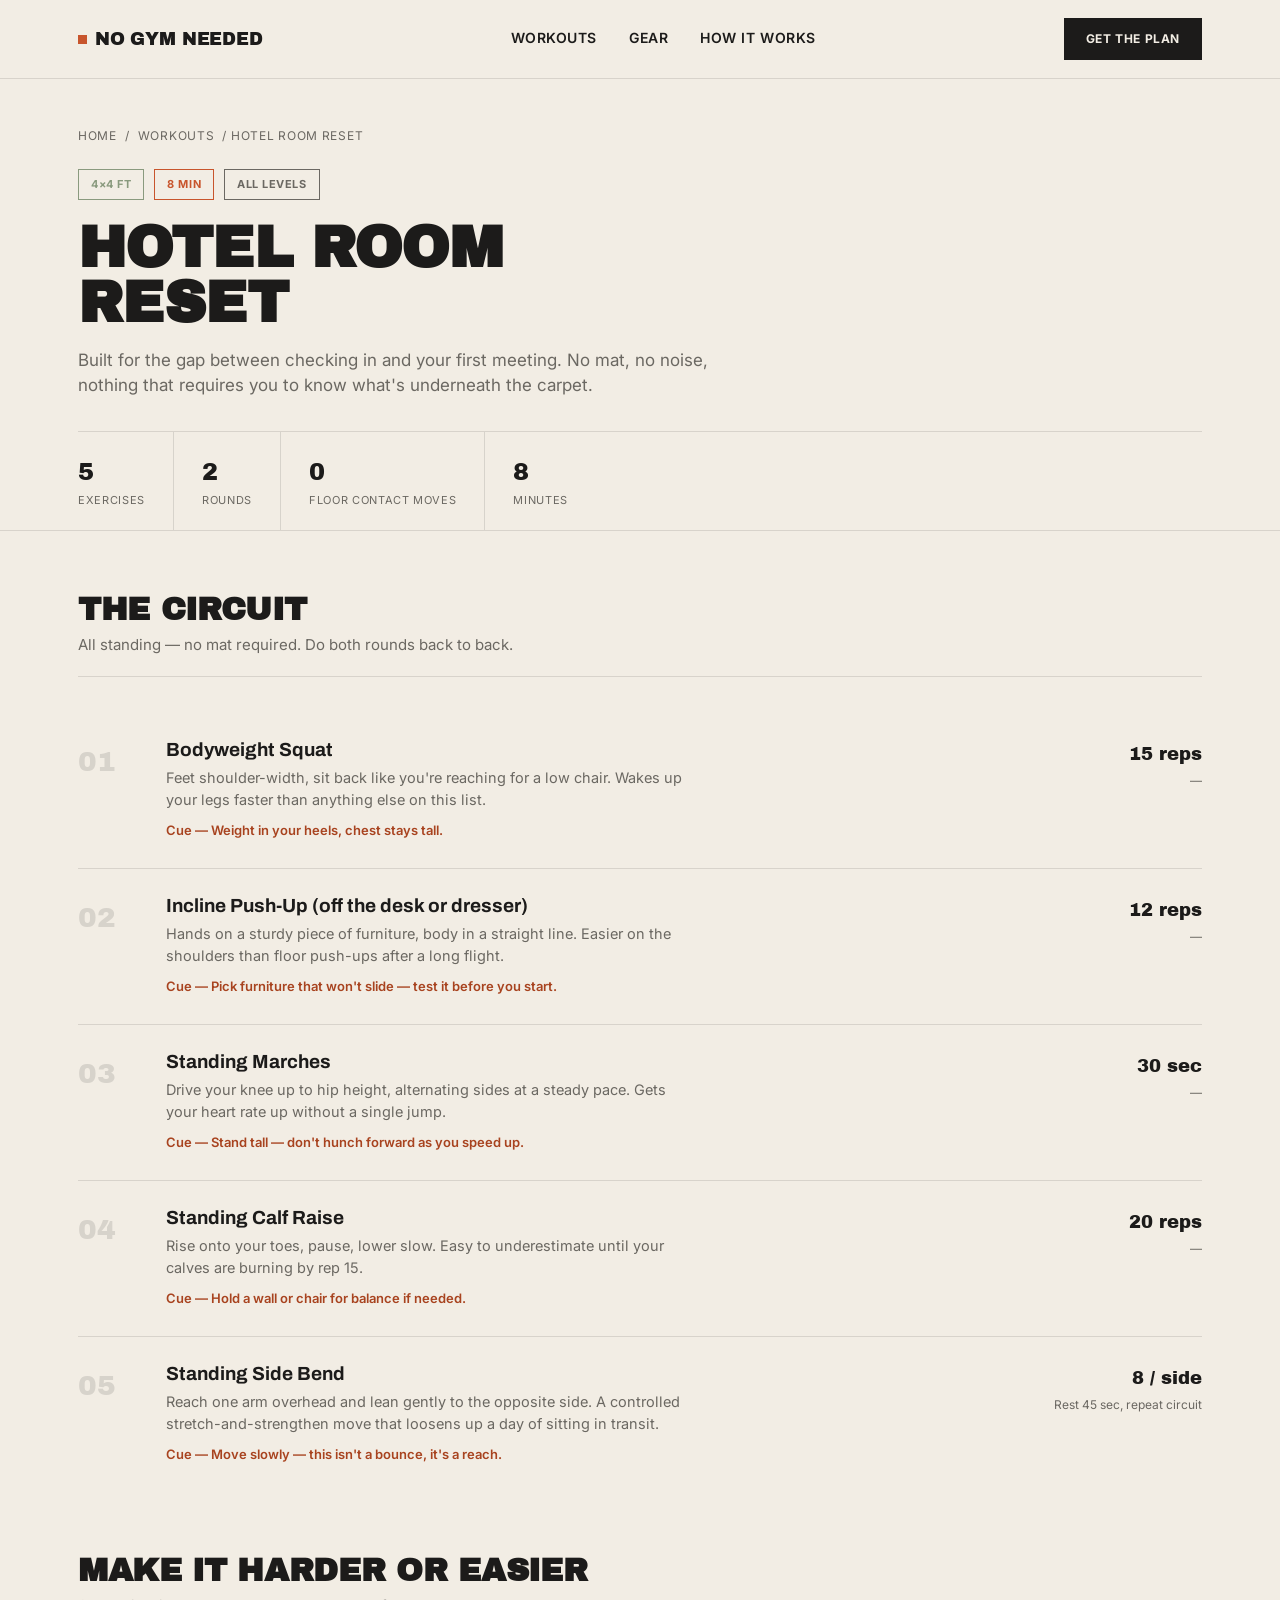
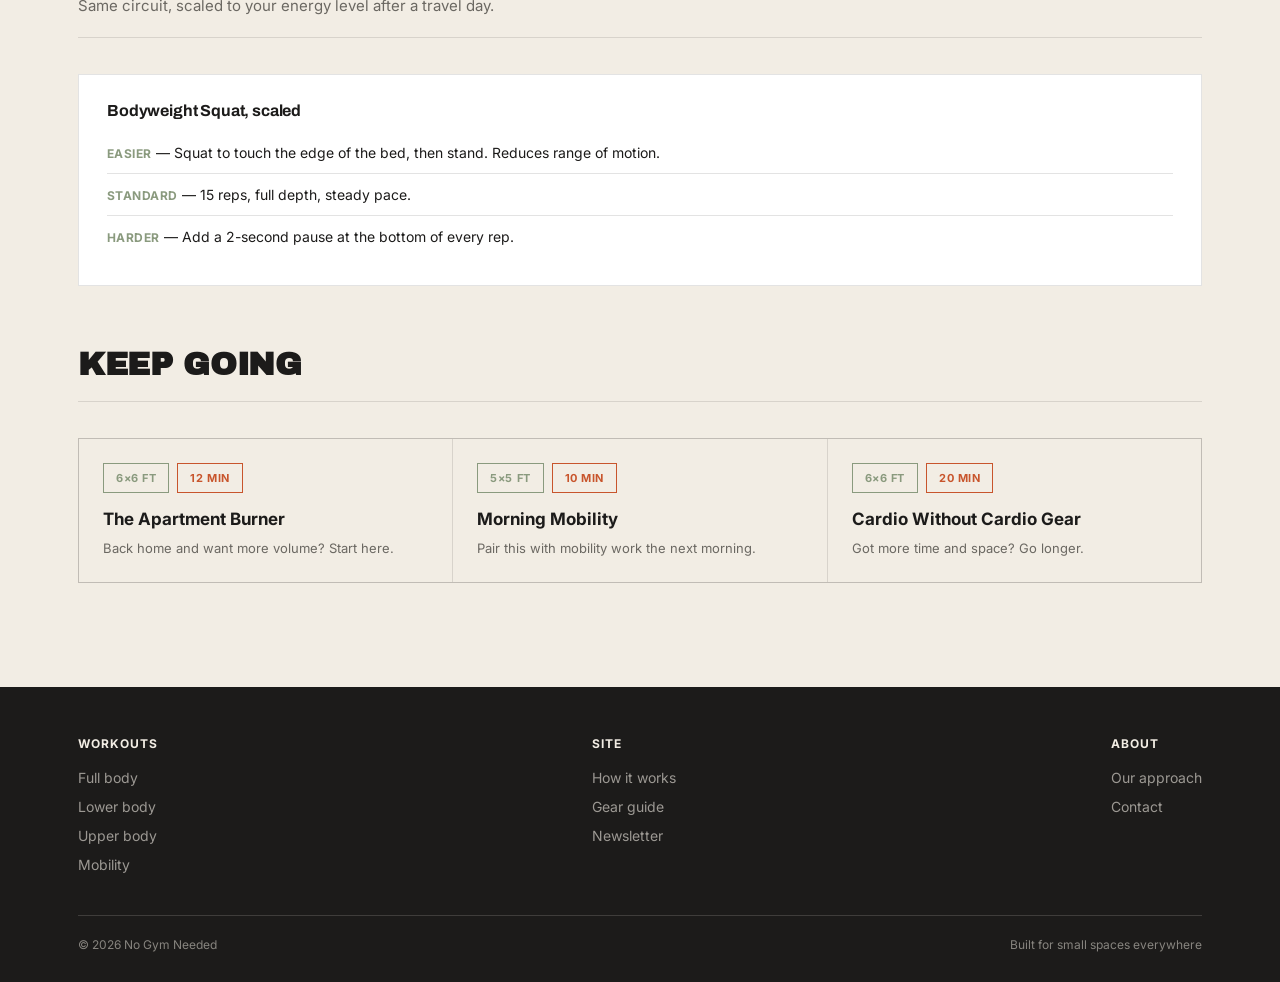
<file: workouts/hotel-room-reset.html>
<!DOCTYPE html>
<html lang="en">
<head>
<meta charset="UTF-8">
<meta name="viewport" content="width=device-width, initial-scale=1.0">
<title>Hotel Room Reset — 8-Minute Travel Workout | No Gym Needed</title>
<meta name="description" content="An 8-minute, no-mat workout built for the gap between checking in and your first meeting. No equipment, no noise, no excuse on the road.">
<link rel="preconnect" href="https://fonts.googleapis.com">
<link href="https://fonts.googleapis.com/css2?family=Archivo+Black&family=Archivo:wght@400;500;600;700;900&family=Inter:wght@400;500;600;700&display=swap" rel="stylesheet">
<link rel="stylesheet" href="../style.css">
</head>
<body>

<header>
  <nav>
    <a href="../index.html" class="logo"><span class="dot"></span>No Gym Needed</a>
    <div class="navlinks">
      <a href="../index.html#workouts">Workouts</a>
      <a href="../index.html#gear">Gear</a>
      <a href="../index.html#how">How It Works</a>
    </div>
    <a href="../index.html#signup" class="btn btn-primary" style="padding:10px 20px; font-size:12px;">Get the plan</a>
  </nav>
</header>

<section class="wo-hero">
  <div class="wrap">
    <div class="breadcrumb"><a href="../index.html">Home</a> / <a href="../index.html#workouts">Workouts</a> / Hotel Room Reset</div>
    <div class="wo-meta-row">
      <span class="tag space">4×4 ft</span>
      <span class="tag time">8 min</span>
      <span class="tag level">All levels</span>
    </div>
    <h1>Hotel Room<br>Reset</h1>
    <p class="lede">Built for the gap between checking in and your first meeting. No mat, no noise, nothing that requires you to know what's underneath the carpet.</p>
    <div class="wo-stats">
      <div class="stat"><div class="num">5</div><div class="label">Exercises</div></div>
      <div class="stat"><div class="num">2</div><div class="label">Rounds</div></div>
      <div class="stat"><div class="num">0</div><div class="label">Floor contact moves</div></div>
      <div class="stat"><div class="num">8</div><div class="label">Minutes</div></div>
    </div>
  </div>
</section>

<section class="section">
  <div class="wrap">
    <div class="section-head">
      <h2>The circuit</h2>
      <p class="sub">All standing — no mat required. Do both rounds back to back.</p>
    </div>

    <div class="exercise">
      <div class="ex-num">01</div>
      <div class="ex-body">
        <h3>Bodyweight Squat</h3>
        <p>Feet shoulder-width, sit back like you're reaching for a low chair. Wakes up your legs faster than anything else on this list.</p>
        <p class="cue">Weight in your heels, chest stays tall.</p>
      </div>
      <div class="ex-spec"><div class="reps">15 reps</div><div class="rest">—</div></div>
    </div>

    <div class="exercise">
      <div class="ex-num">02</div>
      <div class="ex-body">
        <h3>Incline Push-Up (off the desk or dresser)</h3>
        <p>Hands on a sturdy piece of furniture, body in a straight line. Easier on the shoulders than floor push-ups after a long flight.</p>
        <p class="cue">Pick furniture that won't slide — test it before you start.</p>
      </div>
      <div class="ex-spec"><div class="reps">12 reps</div><div class="rest">—</div></div>
    </div>

    <div class="exercise">
      <div class="ex-num">03</div>
      <div class="ex-body">
        <h3>Standing Marches</h3>
        <p>Drive your knee up to hip height, alternating sides at a steady pace. Gets your heart rate up without a single jump.</p>
        <p class="cue">Stand tall — don't hunch forward as you speed up.</p>
      </div>
      <div class="ex-spec"><div class="reps">30 sec</div><div class="rest">—</div></div>
    </div>

    <div class="exercise">
      <div class="ex-num">04</div>
      <div class="ex-body">
        <h3>Standing Calf Raise</h3>
        <p>Rise onto your toes, pause, lower slow. Easy to underestimate until your calves are burning by rep 15.</p>
        <p class="cue">Hold a wall or chair for balance if needed.</p>
      </div>
      <div class="ex-spec"><div class="reps">20 reps</div><div class="rest">—</div></div>
    </div>

    <div class="exercise">
      <div class="ex-num">05</div>
      <div class="ex-body">
        <h3>Standing Side Bend</h3>
        <p>Reach one arm overhead and lean gently to the opposite side. A controlled stretch-and-strengthen move that loosens up a day of sitting in transit.</p>
        <p class="cue">Move slowly — this isn't a bounce, it's a reach.</p>
      </div>
      <div class="ex-spec"><div class="reps">8 / side</div><div class="rest">Rest 45 sec, repeat circuit</div></div>
    </div>

  </div>
</section>

<section class="section" style="padding-top:0;">
  <div class="wrap">
    <div class="section-head">
      <h2>Make it harder or easier</h2>
      <p class="sub">Same circuit, scaled to your energy level after a travel day.</p>
    </div>
    <div class="prog-box">
      <h3>Bodyweight Squat, scaled</h3>
      <div class="prog-row"><span><span class="lvl">Easier</span> — Squat to touch the edge of the bed, then stand. Reduces range of motion.</span></div>
      <div class="prog-row"><span><span class="lvl">Standard</span> — 15 reps, full depth, steady pace.</span></div>
      <div class="prog-row"><span><span class="lvl">Harder</span> — Add a 2-second pause at the bottom of every rep.</span></div>
    </div>
  </div>
</section>

<section class="section" style="padding-top:0;">
  <div class="wrap">
    <div class="section-head">
      <h2>Keep going</h2>
    </div>
    <div class="related-grid">
      <a class="rcard" href="apartment-burner.html">
        <div class="tags"><span class="tag space">6×6 ft</span><span class="tag time">12 min</span></div>
        <h4>The Apartment Burner</h4>
        <p>Back home and want more volume? Start here.</p>
      </a>
      <a class="rcard" href="morning-mobility.html">
        <div class="tags"><span class="tag space">5×5 ft</span><span class="tag time">10 min</span></div>
        <h4>Morning Mobility</h4>
        <p>Pair this with mobility work the next morning.</p>
      </a>
      <a class="rcard" href="cardio-without-cardio-gear.html">
        <div class="tags"><span class="tag space">6×6 ft</span><span class="tag time">20 min</span></div>
        <h4>Cardio Without Cardio Gear</h4>
        <p>Got more time and space? Go longer.</p>
      </a>
    </div>
  </div>
</section>

<footer>
  <div class="wrap">
    <div class="footer-grid">
      <div class="footer-col">
        <h5>Workouts</h5>
        <a href="../index.html#workouts">Full body</a>
        <a href="../index.html#workouts">Lower body</a>
        <a href="../index.html#workouts">Upper body</a>
        <a href="../index.html#workouts">Mobility</a>
      </div>
      <div class="footer-col">
        <h5>Site</h5>
        <a href="../index.html#how">How it works</a>
        <a href="../index.html#gear">Gear guide</a>
        <a href="../index.html#signup">Newsletter</a>
      </div>
      <div class="footer-col">
        <h5>About</h5>
        <a href="#">Our approach</a>
        <a href="#">Contact</a>
      </div>
    </div>
    <div class="footer-bottom">
      <span>© 2026 No Gym Needed</span>
      <span>Built for small spaces everywhere</span>
    </div>
  </div>
</footer>

</body>
</html>
</file>
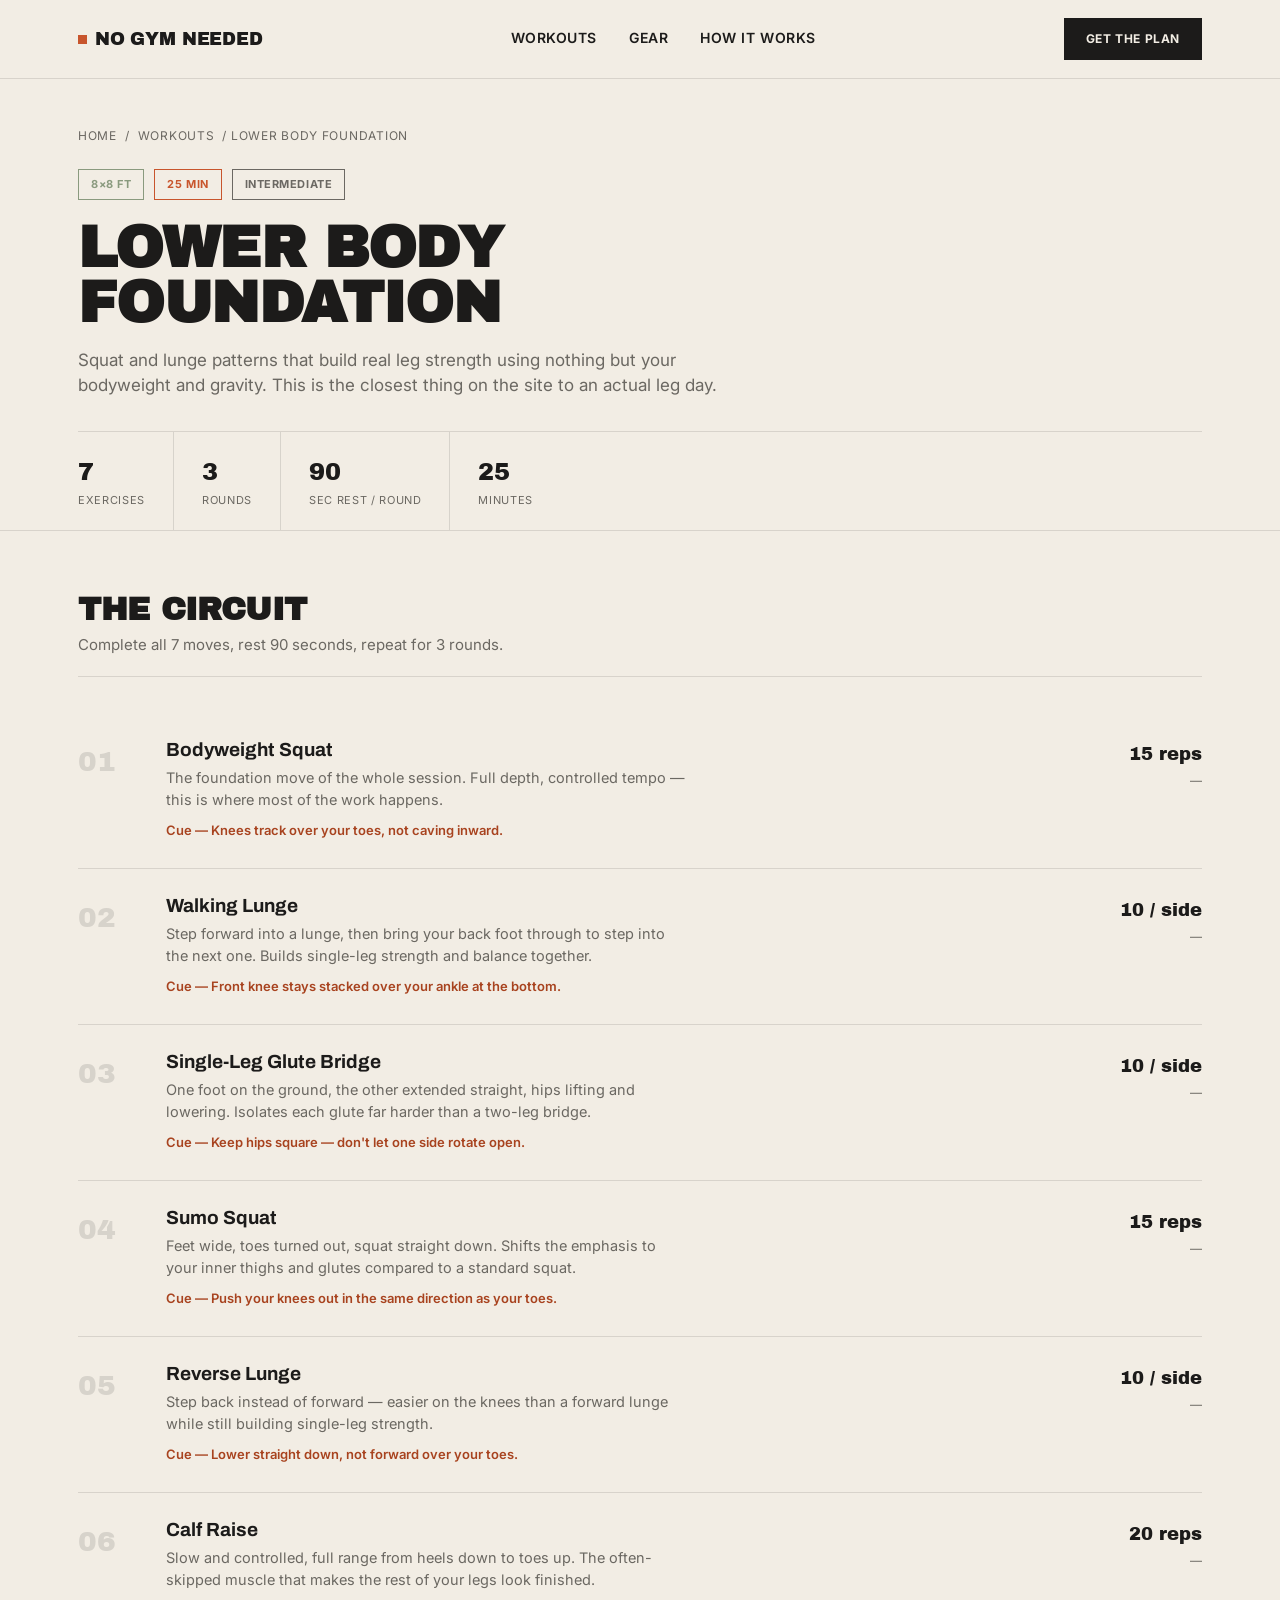
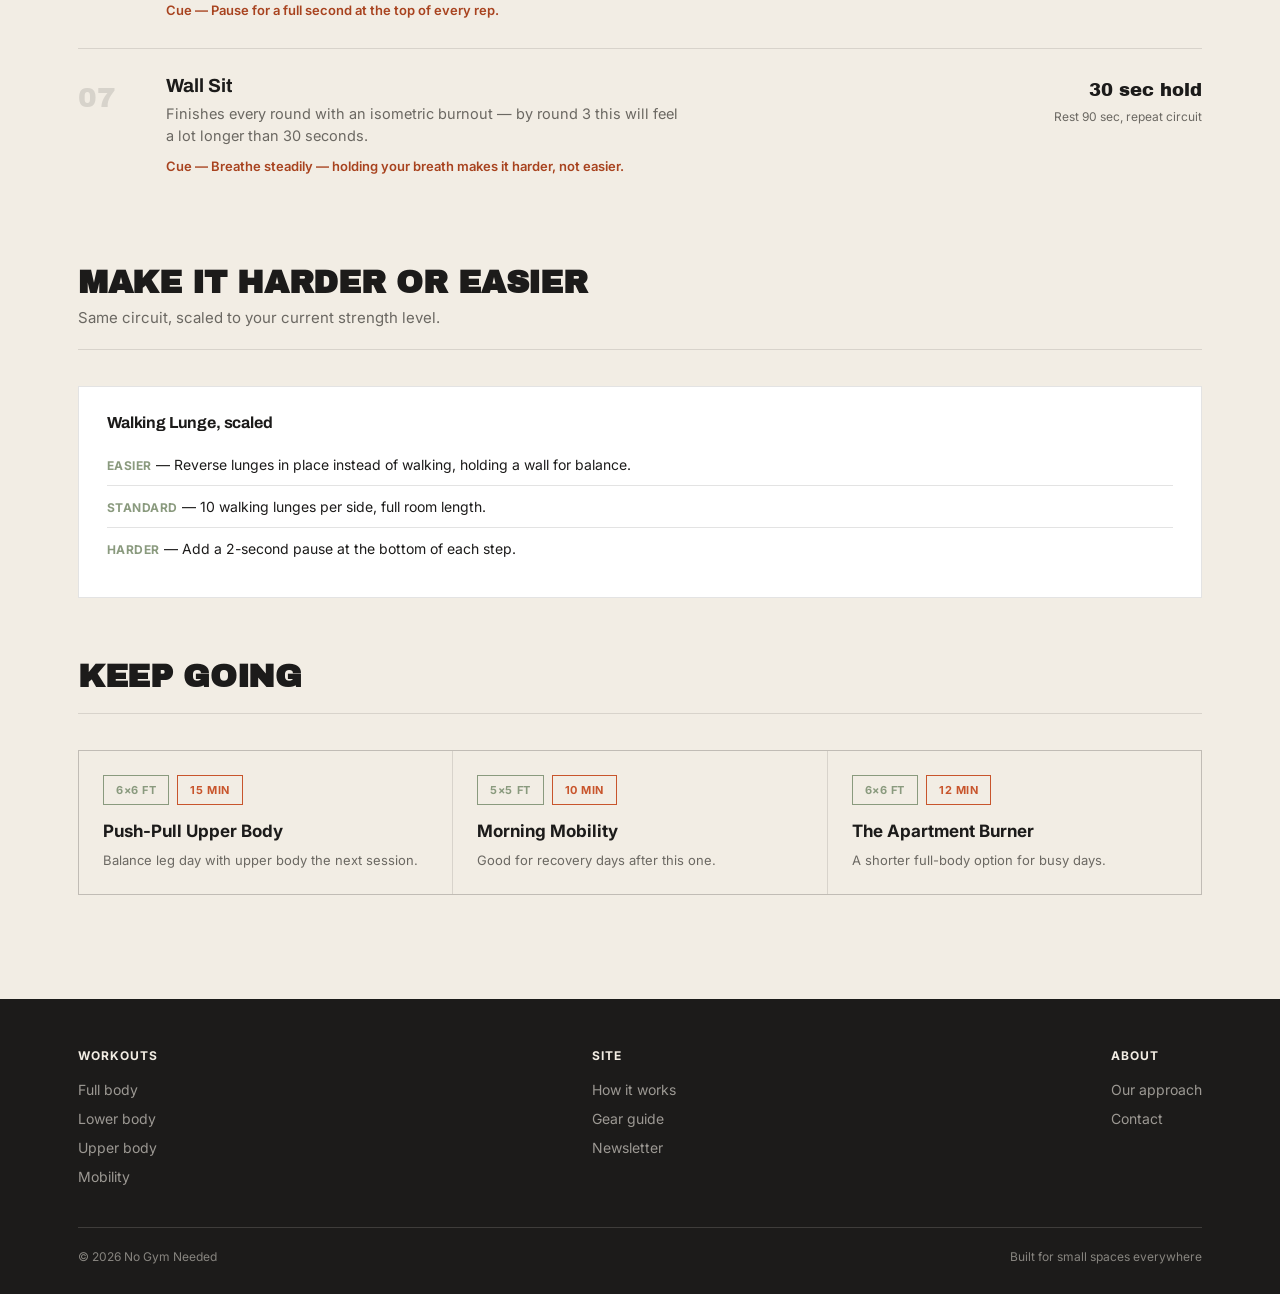
<file: workouts/lower-body-foundation.html>
<!DOCTYPE html>
<html lang="en">
<head>
<meta charset="UTF-8">
<meta name="viewport" content="width=device-width, initial-scale=1.0">
<title>Lower Body Foundation — 25-Minute Leg Workout | No Gym Needed</title>
<meta name="description" content="Squat and lunge patterns that build real leg strength using nothing but your bodyweight and gravity. 25 minutes, no equipment.">
<link rel="preconnect" href="https://fonts.googleapis.com">
<link href="https://fonts.googleapis.com/css2?family=Archivo+Black&family=Archivo:wght@400;500;600;700;900&family=Inter:wght@400;500;600;700&display=swap" rel="stylesheet">
<link rel="stylesheet" href="../style.css">
</head>
<body>

<header>
  <nav>
    <a href="../index.html" class="logo"><span class="dot"></span>No Gym Needed</a>
    <div class="navlinks">
      <a href="../index.html#workouts">Workouts</a>
      <a href="../index.html#gear">Gear</a>
      <a href="../index.html#how">How It Works</a>
    </div>
    <a href="../index.html#signup" class="btn btn-primary" style="padding:10px 20px; font-size:12px;">Get the plan</a>
  </nav>
</header>

<section class="wo-hero">
  <div class="wrap">
    <div class="breadcrumb"><a href="../index.html">Home</a> / <a href="../index.html#workouts">Workouts</a> / Lower Body Foundation</div>
    <div class="wo-meta-row">
      <span class="tag space">8×8 ft</span>
      <span class="tag time">25 min</span>
      <span class="tag level">Intermediate</span>
    </div>
    <h1>Lower Body<br>Foundation</h1>
    <p class="lede">Squat and lunge patterns that build real leg strength using nothing but your bodyweight and gravity. This is the closest thing on the site to an actual leg day.</p>
    <div class="wo-stats">
      <div class="stat"><div class="num">7</div><div class="label">Exercises</div></div>
      <div class="stat"><div class="num">3</div><div class="label">Rounds</div></div>
      <div class="stat"><div class="num">90</div><div class="label">Sec rest / round</div></div>
      <div class="stat"><div class="num">25</div><div class="label">Minutes</div></div>
    </div>
  </div>
</section>

<section class="section">
  <div class="wrap">
    <div class="section-head">
      <h2>The circuit</h2>
      <p class="sub">Complete all 7 moves, rest 90 seconds, repeat for 3 rounds.</p>
    </div>

    <div class="exercise">
      <div class="ex-num">01</div>
      <div class="ex-body">
        <h3>Bodyweight Squat</h3>
        <p>The foundation move of the whole session. Full depth, controlled tempo — this is where most of the work happens.</p>
        <p class="cue">Knees track over your toes, not caving inward.</p>
      </div>
      <div class="ex-spec"><div class="reps">15 reps</div><div class="rest">—</div></div>
    </div>

    <div class="exercise">
      <div class="ex-num">02</div>
      <div class="ex-body">
        <h3>Walking Lunge</h3>
        <p>Step forward into a lunge, then bring your back foot through to step into the next one. Builds single-leg strength and balance together.</p>
        <p class="cue">Front knee stays stacked over your ankle at the bottom.</p>
      </div>
      <div class="ex-spec"><div class="reps">10 / side</div><div class="rest">—</div></div>
    </div>

    <div class="exercise">
      <div class="ex-num">03</div>
      <div class="ex-body">
        <h3>Single-Leg Glute Bridge</h3>
        <p>One foot on the ground, the other extended straight, hips lifting and lowering. Isolates each glute far harder than a two-leg bridge.</p>
        <p class="cue">Keep hips square — don't let one side rotate open.</p>
      </div>
      <div class="ex-spec"><div class="reps">10 / side</div><div class="rest">—</div></div>
    </div>

    <div class="exercise">
      <div class="ex-num">04</div>
      <div class="ex-body">
        <h3>Sumo Squat</h3>
        <p>Feet wide, toes turned out, squat straight down. Shifts the emphasis to your inner thighs and glutes compared to a standard squat.</p>
        <p class="cue">Push your knees out in the same direction as your toes.</p>
      </div>
      <div class="ex-spec"><div class="reps">15 reps</div><div class="rest">—</div></div>
    </div>

    <div class="exercise">
      <div class="ex-num">05</div>
      <div class="ex-body">
        <h3>Reverse Lunge</h3>
        <p>Step back instead of forward — easier on the knees than a forward lunge while still building single-leg strength.</p>
        <p class="cue">Lower straight down, not forward over your toes.</p>
      </div>
      <div class="ex-spec"><div class="reps">10 / side</div><div class="rest">—</div></div>
    </div>

    <div class="exercise">
      <div class="ex-num">06</div>
      <div class="ex-body">
        <h3>Calf Raise</h3>
        <p>Slow and controlled, full range from heels down to toes up. The often-skipped muscle that makes the rest of your legs look finished.</p>
        <p class="cue">Pause for a full second at the top of every rep.</p>
      </div>
      <div class="ex-spec"><div class="reps">20 reps</div><div class="rest">—</div></div>
    </div>

    <div class="exercise">
      <div class="ex-num">07</div>
      <div class="ex-body">
        <h3>Wall Sit</h3>
        <p>Finishes every round with an isometric burnout — by round 3 this will feel a lot longer than 30 seconds.</p>
        <p class="cue">Breathe steadily — holding your breath makes it harder, not easier.</p>
      </div>
      <div class="ex-spec"><div class="reps">30 sec hold</div><div class="rest">Rest 90 sec, repeat circuit</div></div>
    </div>

  </div>
</section>

<section class="section" style="padding-top:0;">
  <div class="wrap">
    <div class="section-head">
      <h2>Make it harder or easier</h2>
      <p class="sub">Same circuit, scaled to your current strength level.</p>
    </div>
    <div class="prog-box">
      <h3>Walking Lunge, scaled</h3>
      <div class="prog-row"><span><span class="lvl">Easier</span> — Reverse lunges in place instead of walking, holding a wall for balance.</span></div>
      <div class="prog-row"><span><span class="lvl">Standard</span> — 10 walking lunges per side, full room length.</span></div>
      <div class="prog-row"><span><span class="lvl">Harder</span> — Add a 2-second pause at the bottom of each step.</span></div>
    </div>
  </div>
</section>

<section class="section" style="padding-top:0;">
  <div class="wrap">
    <div class="section-head">
      <h2>Keep going</h2>
    </div>
    <div class="related-grid">
      <a class="rcard" href="push-pull-upper-body.html">
        <div class="tags"><span class="tag space">6×6 ft</span><span class="tag time">15 min</span></div>
        <h4>Push-Pull Upper Body</h4>
        <p>Balance leg day with upper body the next session.</p>
      </a>
      <a class="rcard" href="morning-mobility.html">
        <div class="tags"><span class="tag space">5×5 ft</span><span class="tag time">10 min</span></div>
        <h4>Morning Mobility</h4>
        <p>Good for recovery days after this one.</p>
      </a>
      <a class="rcard" href="apartment-burner.html">
        <div class="tags"><span class="tag space">6×6 ft</span><span class="tag time">12 min</span></div>
        <h4>The Apartment Burner</h4>
        <p>A shorter full-body option for busy days.</p>
      </a>
    </div>
  </div>
</section>

<footer>
  <div class="wrap">
    <div class="footer-grid">
      <div class="footer-col">
        <h5>Workouts</h5>
        <a href="../index.html#workouts">Full body</a>
        <a href="../index.html#workouts">Lower body</a>
        <a href="../index.html#workouts">Upper body</a>
        <a href="../index.html#workouts">Mobility</a>
      </div>
      <div class="footer-col">
        <h5>Site</h5>
        <a href="../index.html#how">How it works</a>
        <a href="../index.html#gear">Gear guide</a>
        <a href="../index.html#signup">Newsletter</a>
      </div>
      <div class="footer-col">
        <h5>About</h5>
        <a href="#">Our approach</a>
        <a href="#">Contact</a>
      </div>
    </div>
    <div class="footer-bottom">
      <span>© 2026 No Gym Needed</span>
      <span>Built for small spaces everywhere</span>
    </div>
  </div>
</footer>

</body>
</html>
</file>
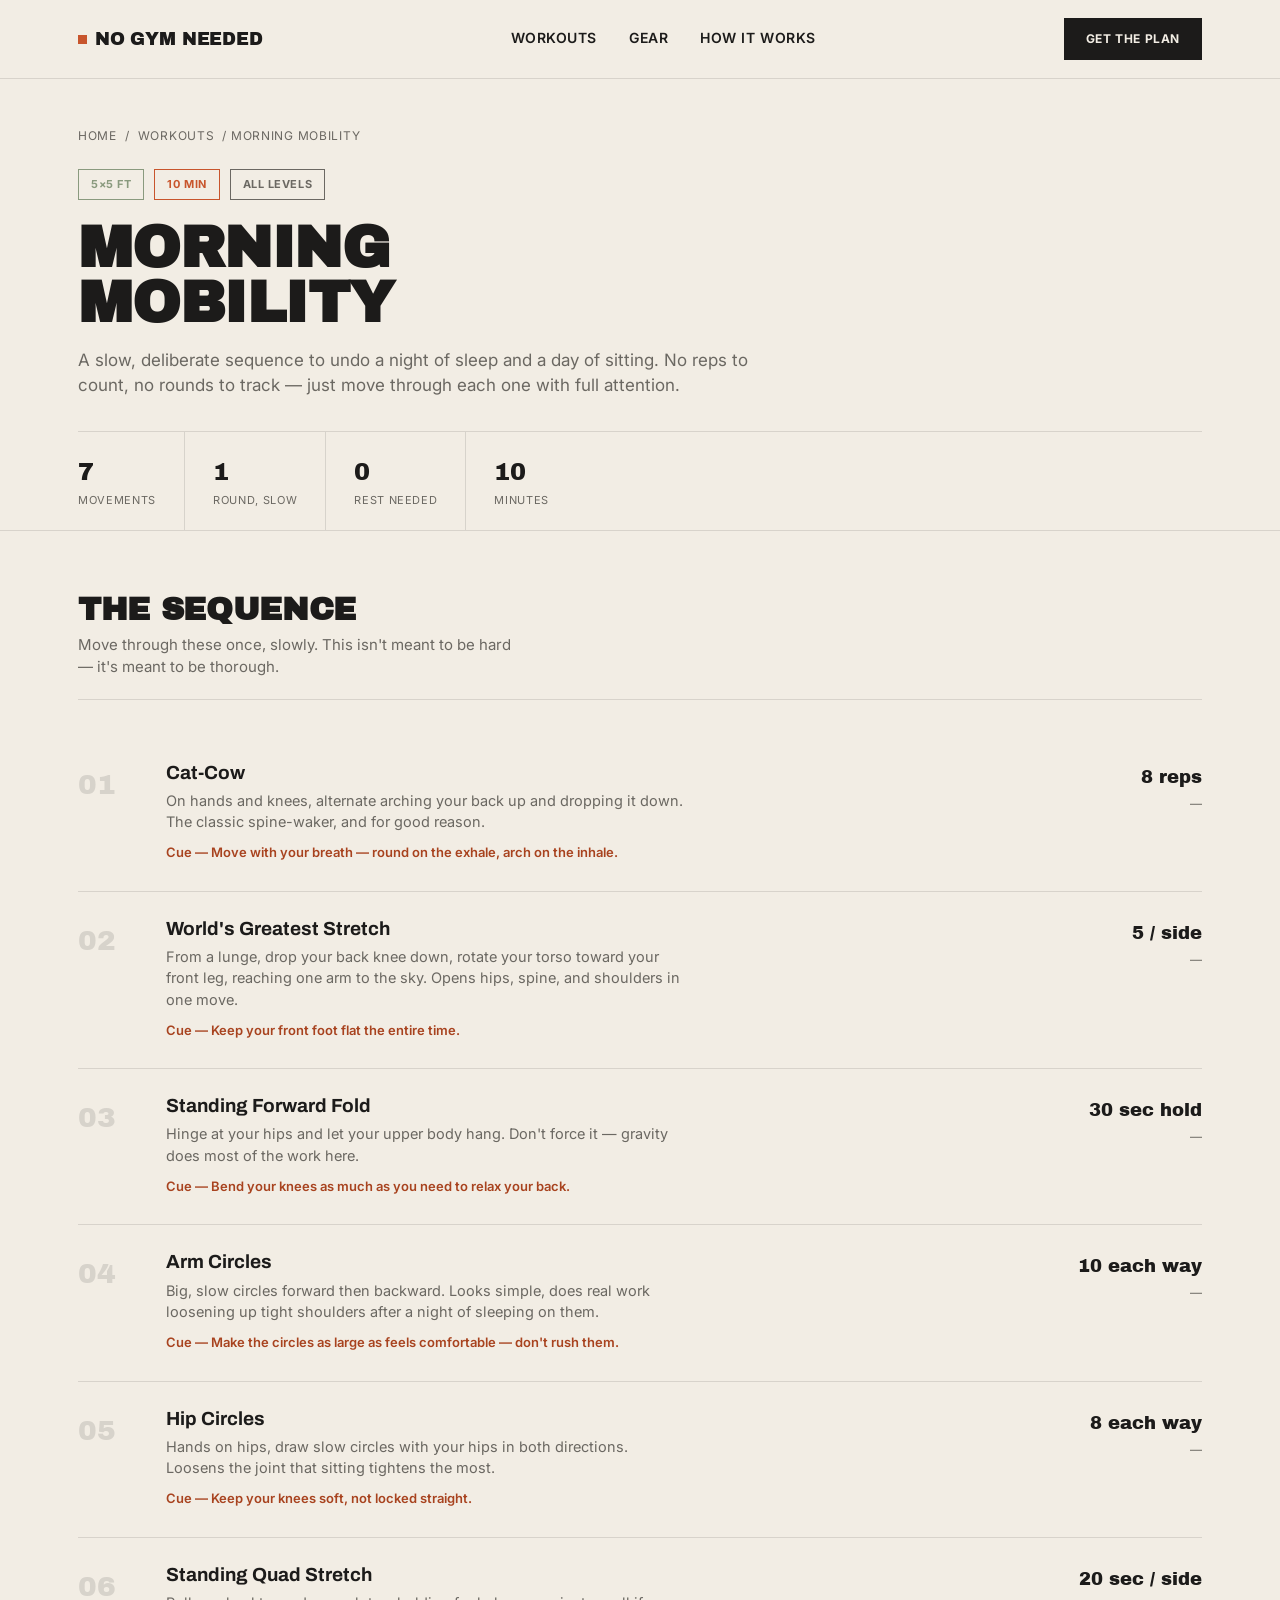
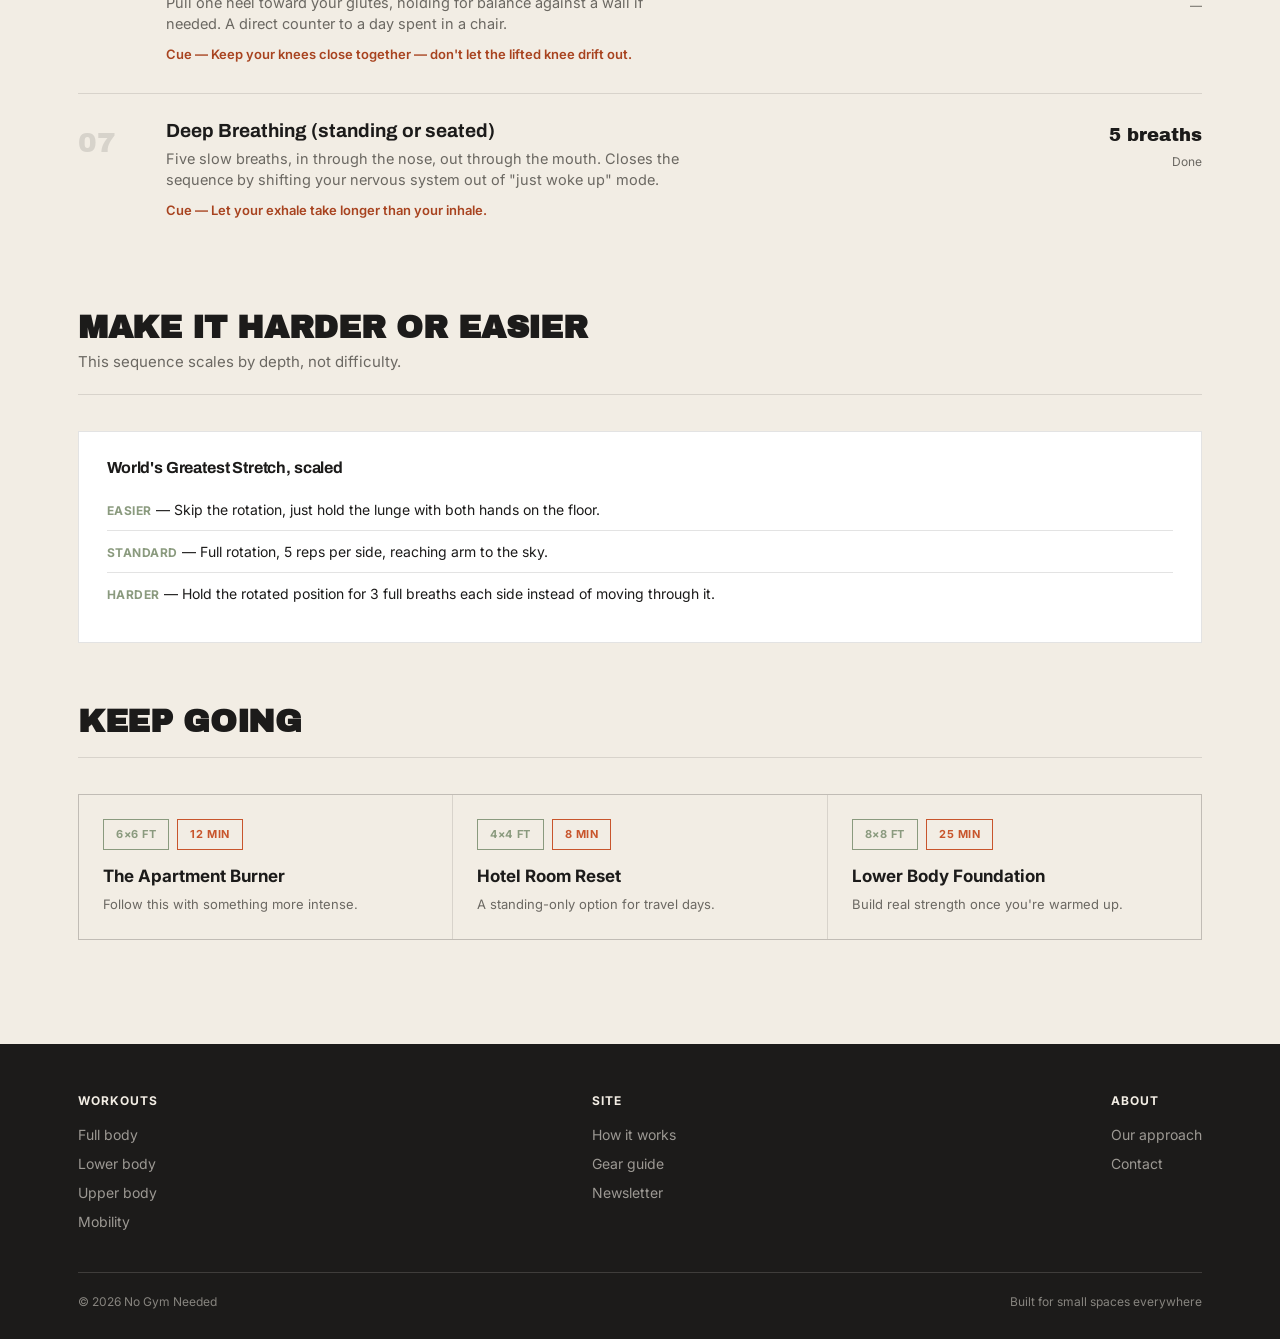
<file: workouts/morning-mobility.html>
<!DOCTYPE html>
<html lang="en">
<head>
<meta charset="UTF-8">
<meta name="viewport" content="width=device-width, initial-scale=1.0">
<title>Morning Mobility — 10-Minute Wake-Up Routine | No Gym Needed</title>
<meta name="description" content="A slow, deliberate sequence to undo a night of sleep and a day of sitting. 10 minutes, no equipment, do this before coffee.">
<link rel="preconnect" href="https://fonts.googleapis.com">
<link href="https://fonts.googleapis.com/css2?family=Archivo+Black&family=Archivo:wght@400;500;600;700;900&family=Inter:wght@400;500;600;700&display=swap" rel="stylesheet">
<link rel="stylesheet" href="../style.css">
</head>
<body>

<header>
  <nav>
    <a href="../index.html" class="logo"><span class="dot"></span>No Gym Needed</a>
    <div class="navlinks">
      <a href="../index.html#workouts">Workouts</a>
      <a href="../index.html#gear">Gear</a>
      <a href="../index.html#how">How It Works</a>
    </div>
    <a href="../index.html#signup" class="btn btn-primary" style="padding:10px 20px; font-size:12px;">Get the plan</a>
  </nav>
</header>

<section class="wo-hero">
  <div class="wrap">
    <div class="breadcrumb"><a href="../index.html">Home</a> / <a href="../index.html#workouts">Workouts</a> / Morning Mobility</div>
    <div class="wo-meta-row">
      <span class="tag space">5×5 ft</span>
      <span class="tag time">10 min</span>
      <span class="tag level">All levels</span>
    </div>
    <h1>Morning<br>Mobility</h1>
    <p class="lede">A slow, deliberate sequence to undo a night of sleep and a day of sitting. No reps to count, no rounds to track — just move through each one with full attention.</p>
    <div class="wo-stats">
      <div class="stat"><div class="num">7</div><div class="label">Movements</div></div>
      <div class="stat"><div class="num">1</div><div class="label">Round, slow</div></div>
      <div class="stat"><div class="num">0</div><div class="label">Rest needed</div></div>
      <div class="stat"><div class="num">10</div><div class="label">Minutes</div></div>
    </div>
  </div>
</section>

<section class="section">
  <div class="wrap">
    <div class="section-head">
      <h2>The sequence</h2>
      <p class="sub">Move through these once, slowly. This isn't meant to be hard — it's meant to be thorough.</p>
    </div>

    <div class="exercise">
      <div class="ex-num">01</div>
      <div class="ex-body">
        <h3>Cat-Cow</h3>
        <p>On hands and knees, alternate arching your back up and dropping it down. The classic spine-waker, and for good reason.</p>
        <p class="cue">Move with your breath — round on the exhale, arch on the inhale.</p>
      </div>
      <div class="ex-spec"><div class="reps">8 reps</div><div class="rest">—</div></div>
    </div>

    <div class="exercise">
      <div class="ex-num">02</div>
      <div class="ex-body">
        <h3>World's Greatest Stretch</h3>
        <p>From a lunge, drop your back knee down, rotate your torso toward your front leg, reaching one arm to the sky. Opens hips, spine, and shoulders in one move.</p>
        <p class="cue">Keep your front foot flat the entire time.</p>
      </div>
      <div class="ex-spec"><div class="reps">5 / side</div><div class="rest">—</div></div>
    </div>

    <div class="exercise">
      <div class="ex-num">03</div>
      <div class="ex-body">
        <h3>Standing Forward Fold</h3>
        <p>Hinge at your hips and let your upper body hang. Don't force it — gravity does most of the work here.</p>
        <p class="cue">Bend your knees as much as you need to relax your back.</p>
      </div>
      <div class="ex-spec"><div class="reps">30 sec hold</div><div class="rest">—</div></div>
    </div>

    <div class="exercise">
      <div class="ex-num">04</div>
      <div class="ex-body">
        <h3>Arm Circles</h3>
        <p>Big, slow circles forward then backward. Looks simple, does real work loosening up tight shoulders after a night of sleeping on them.</p>
        <p class="cue">Make the circles as large as feels comfortable — don't rush them.</p>
      </div>
      <div class="ex-spec"><div class="reps">10 each way</div><div class="rest">—</div></div>
    </div>

    <div class="exercise">
      <div class="ex-num">05</div>
      <div class="ex-body">
        <h3>Hip Circles</h3>
        <p>Hands on hips, draw slow circles with your hips in both directions. Loosens the joint that sitting tightens the most.</p>
        <p class="cue">Keep your knees soft, not locked straight.</p>
      </div>
      <div class="ex-spec"><div class="reps">8 each way</div><div class="rest">—</div></div>
    </div>

    <div class="exercise">
      <div class="ex-num">06</div>
      <div class="ex-body">
        <h3>Standing Quad Stretch</h3>
        <p>Pull one heel toward your glutes, holding for balance against a wall if needed. A direct counter to a day spent in a chair.</p>
        <p class="cue">Keep your knees close together — don't let the lifted knee drift out.</p>
      </div>
      <div class="ex-spec"><div class="reps">20 sec / side</div><div class="rest">—</div></div>
    </div>

    <div class="exercise">
      <div class="ex-num">07</div>
      <div class="ex-body">
        <h3>Deep Breathing (standing or seated)</h3>
        <p>Five slow breaths, in through the nose, out through the mouth. Closes the sequence by shifting your nervous system out of "just woke up" mode.</p>
        <p class="cue">Let your exhale take longer than your inhale.</p>
      </div>
      <div class="ex-spec"><div class="reps">5 breaths</div><div class="rest">Done</div></div>
    </div>

  </div>
</section>

<section class="section" style="padding-top:0;">
  <div class="wrap">
    <div class="section-head">
      <h2>Make it harder or easier</h2>
      <p class="sub">This sequence scales by depth, not difficulty.</p>
    </div>
    <div class="prog-box">
      <h3>World's Greatest Stretch, scaled</h3>
      <div class="prog-row"><span><span class="lvl">Easier</span> — Skip the rotation, just hold the lunge with both hands on the floor.</span></div>
      <div class="prog-row"><span><span class="lvl">Standard</span> — Full rotation, 5 reps per side, reaching arm to the sky.</span></div>
      <div class="prog-row"><span><span class="lvl">Harder</span> — Hold the rotated position for 3 full breaths each side instead of moving through it.</span></div>
    </div>
  </div>
</section>

<section class="section" style="padding-top:0;">
  <div class="wrap">
    <div class="section-head">
      <h2>Keep going</h2>
    </div>
    <div class="related-grid">
      <a class="rcard" href="apartment-burner.html">
        <div class="tags"><span class="tag space">6×6 ft</span><span class="tag time">12 min</span></div>
        <h4>The Apartment Burner</h4>
        <p>Follow this with something more intense.</p>
      </a>
      <a class="rcard" href="hotel-room-reset.html">
        <div class="tags"><span class="tag space">4×4 ft</span><span class="tag time">8 min</span></div>
        <h4>Hotel Room Reset</h4>
        <p>A standing-only option for travel days.</p>
      </a>
      <a class="rcard" href="lower-body-foundation.html">
        <div class="tags"><span class="tag space">8×8 ft</span><span class="tag time">25 min</span></div>
        <h4>Lower Body Foundation</h4>
        <p>Build real strength once you're warmed up.</p>
      </a>
    </div>
  </div>
</section>

<footer>
  <div class="wrap">
    <div class="footer-grid">
      <div class="footer-col">
        <h5>Workouts</h5>
        <a href="../index.html#workouts">Full body</a>
        <a href="../index.html#workouts">Lower body</a>
        <a href="../index.html#workouts">Upper body</a>
        <a href="../index.html#workouts">Mobility</a>
      </div>
      <div class="footer-col">
        <h5>Site</h5>
        <a href="../index.html#how">How it works</a>
        <a href="../index.html#gear">Gear guide</a>
        <a href="../index.html#signup">Newsletter</a>
      </div>
      <div class="footer-col">
        <h5>About</h5>
        <a href="#">Our approach</a>
        <a href="#">Contact</a>
      </div>
    </div>
    <div class="footer-bottom">
      <span>© 2026 No Gym Needed</span>
      <span>Built for small spaces everywhere</span>
    </div>
  </div>
</footer>

</body>
</html>
</file>
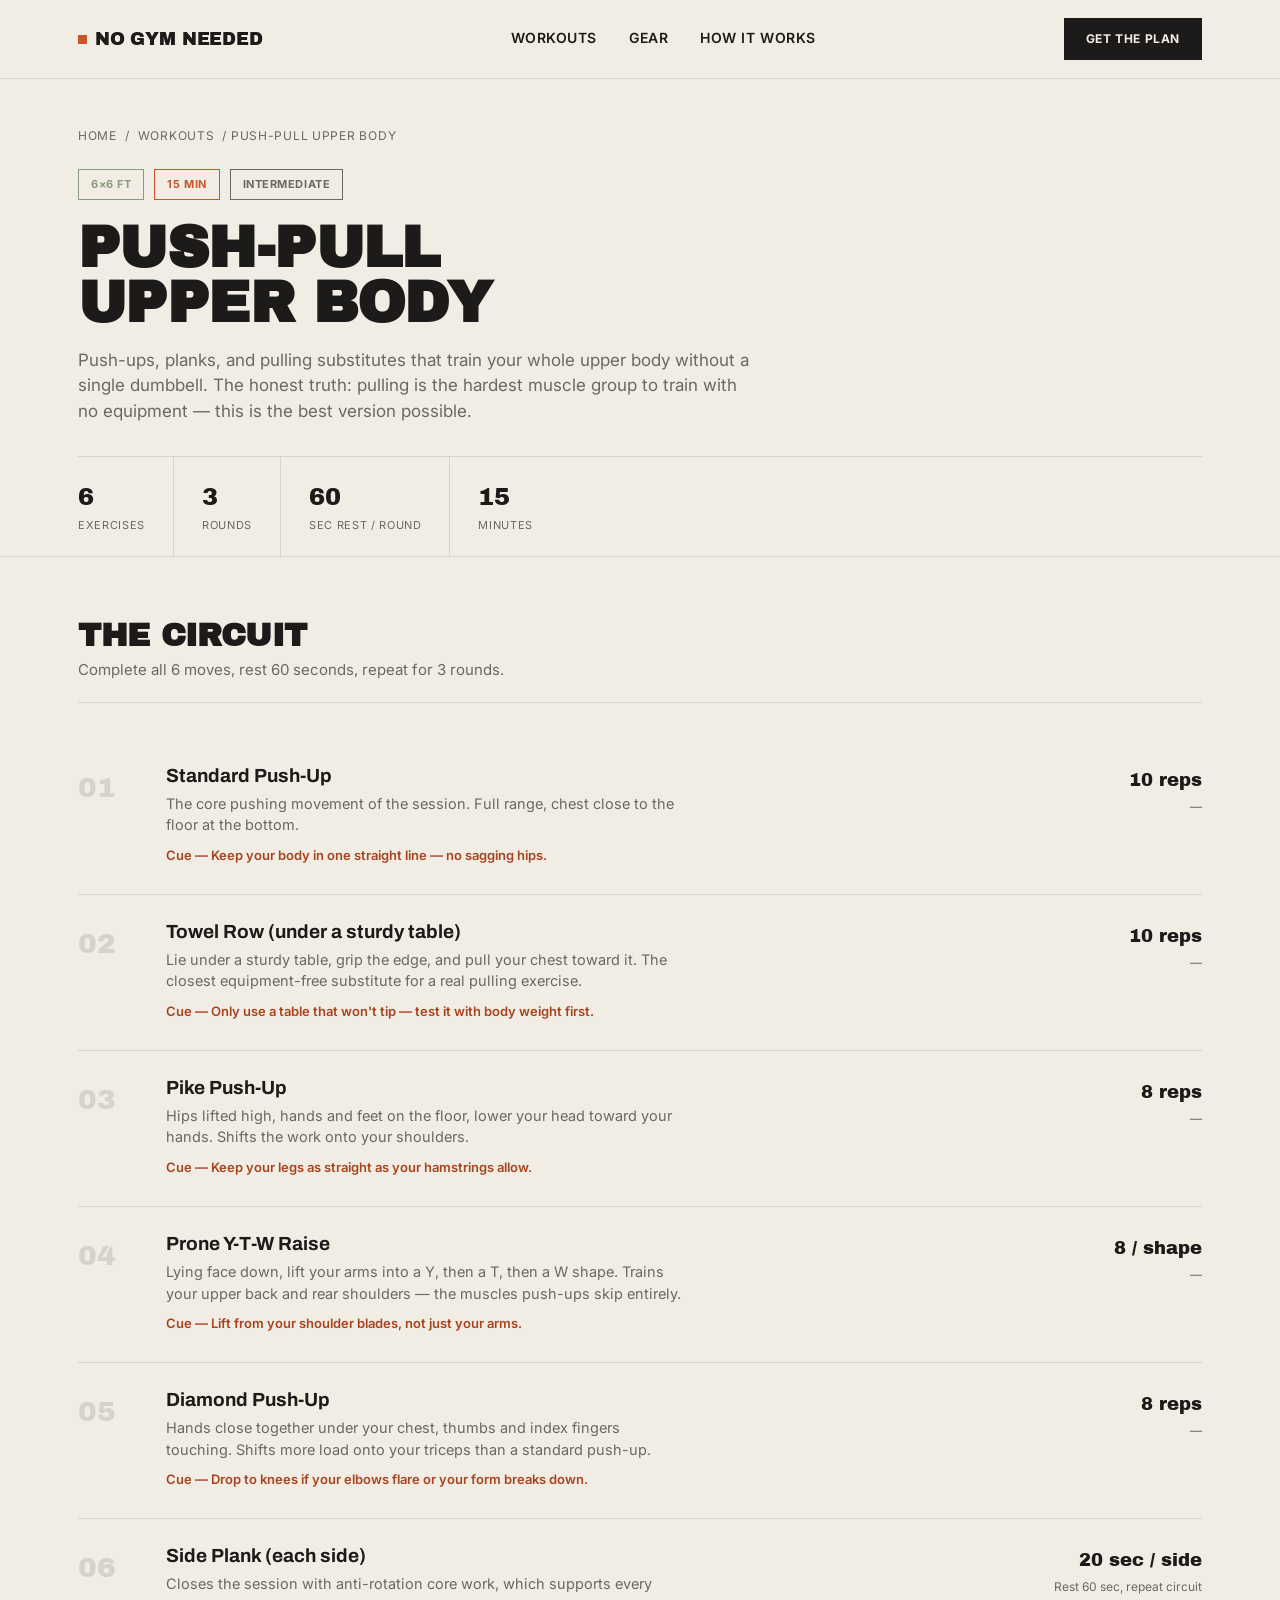
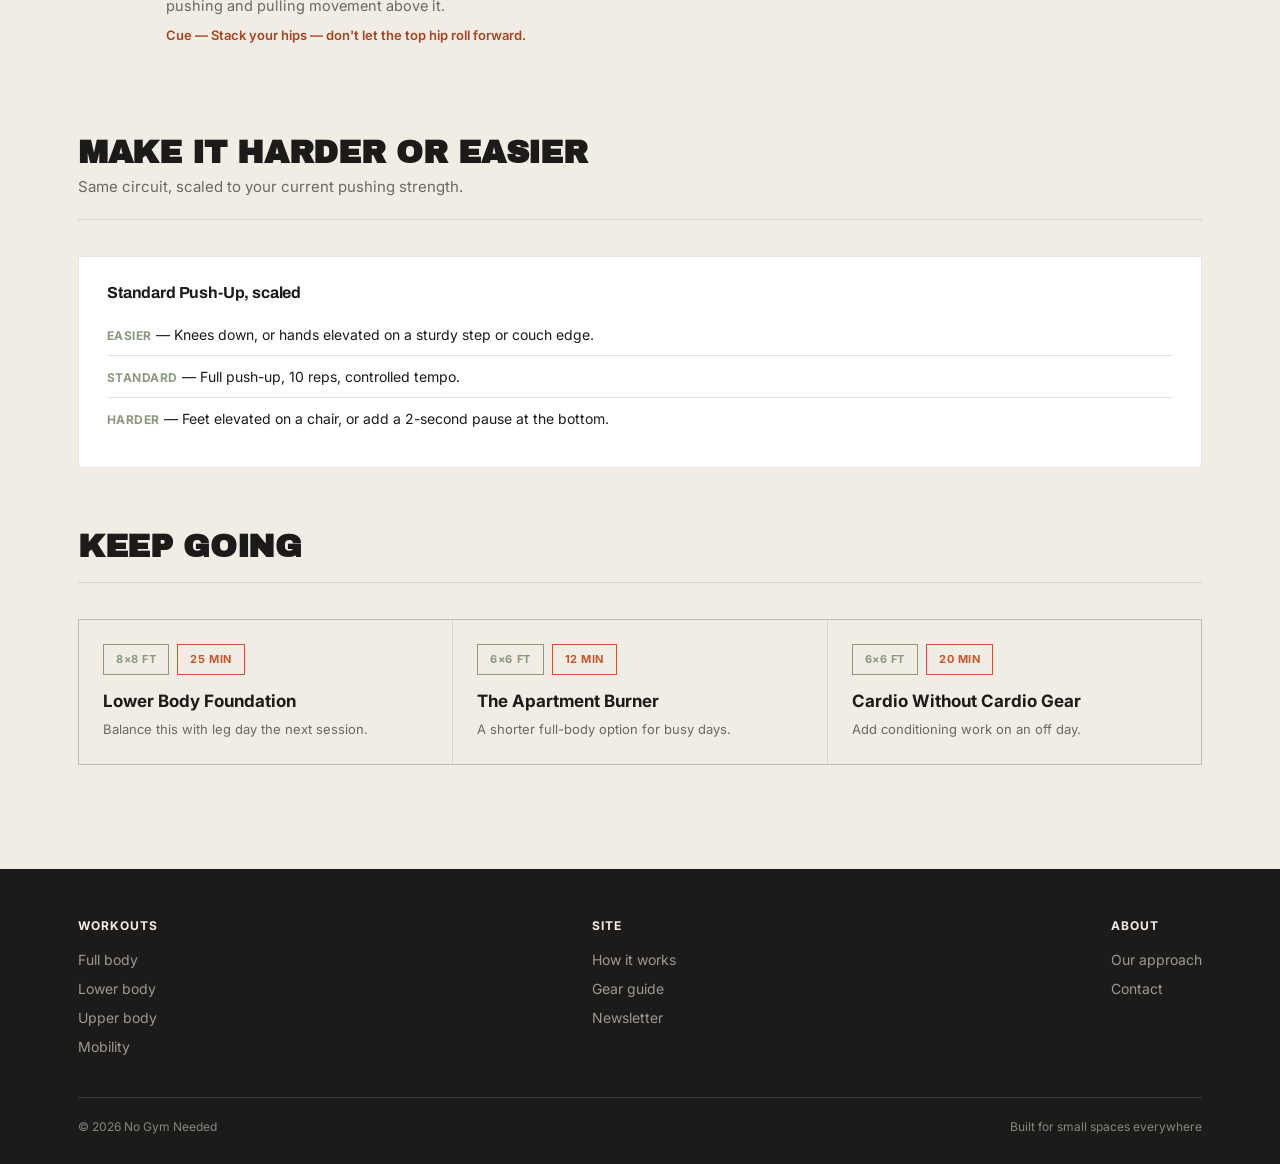
<file: workouts/push-pull-upper-body.html>
<!DOCTYPE html>
<html lang="en">
<head>
<meta charset="UTF-8">
<meta name="viewport" content="width=device-width, initial-scale=1.0">
<title>Push-Pull Upper Body — 15-Minute No-Equipment Workout | No Gym Needed</title>
<meta name="description" content="Push-ups, planks, and pulling substitutes that train your whole upper body without a single dumbbell. 15 minutes.">
<link rel="preconnect" href="https://fonts.googleapis.com">
<link href="https://fonts.googleapis.com/css2?family=Archivo+Black&family=Archivo:wght@400;500;600;700;900&family=Inter:wght@400;500;600;700&display=swap" rel="stylesheet">
<link rel="stylesheet" href="../style.css">
</head>
<body>

<header>
  <nav>
    <a href="../index.html" class="logo"><span class="dot"></span>No Gym Needed</a>
    <div class="navlinks">
      <a href="../index.html#workouts">Workouts</a>
      <a href="../index.html#gear">Gear</a>
      <a href="../index.html#how">How It Works</a>
    </div>
    <a href="../index.html#signup" class="btn btn-primary" style="padding:10px 20px; font-size:12px;">Get the plan</a>
  </nav>
</header>

<section class="wo-hero">
  <div class="wrap">
    <div class="breadcrumb"><a href="../index.html">Home</a> / <a href="../index.html#workouts">Workouts</a> / Push-Pull Upper Body</div>
    <div class="wo-meta-row">
      <span class="tag space">6×6 ft</span>
      <span class="tag time">15 min</span>
      <span class="tag level">Intermediate</span>
    </div>
    <h1>Push-Pull<br>Upper Body</h1>
    <p class="lede">Push-ups, planks, and pulling substitutes that train your whole upper body without a single dumbbell. The honest truth: pulling is the hardest muscle group to train with no equipment — this is the best version possible.</p>
    <div class="wo-stats">
      <div class="stat"><div class="num">6</div><div class="label">Exercises</div></div>
      <div class="stat"><div class="num">3</div><div class="label">Rounds</div></div>
      <div class="stat"><div class="num">60</div><div class="label">Sec rest / round</div></div>
      <div class="stat"><div class="num">15</div><div class="label">Minutes</div></div>
    </div>
  </div>
</section>

<section class="section">
  <div class="wrap">
    <div class="section-head">
      <h2>The circuit</h2>
      <p class="sub">Complete all 6 moves, rest 60 seconds, repeat for 3 rounds.</p>
    </div>

    <div class="exercise">
      <div class="ex-num">01</div>
      <div class="ex-body">
        <h3>Standard Push-Up</h3>
        <p>The core pushing movement of the session. Full range, chest close to the floor at the bottom.</p>
        <p class="cue">Keep your body in one straight line — no sagging hips.</p>
      </div>
      <div class="ex-spec"><div class="reps">10 reps</div><div class="rest">—</div></div>
    </div>

    <div class="exercise">
      <div class="ex-num">02</div>
      <div class="ex-body">
        <h3>Towel Row (under a sturdy table)</h3>
        <p>Lie under a sturdy table, grip the edge, and pull your chest toward it. The closest equipment-free substitute for a real pulling exercise.</p>
        <p class="cue">Only use a table that won't tip — test it with body weight first.</p>
      </div>
      <div class="ex-spec"><div class="reps">10 reps</div><div class="rest">—</div></div>
    </div>

    <div class="exercise">
      <div class="ex-num">03</div>
      <div class="ex-body">
        <h3>Pike Push-Up</h3>
        <p>Hips lifted high, hands and feet on the floor, lower your head toward your hands. Shifts the work onto your shoulders.</p>
        <p class="cue">Keep your legs as straight as your hamstrings allow.</p>
      </div>
      <div class="ex-spec"><div class="reps">8 reps</div><div class="rest">—</div></div>
    </div>

    <div class="exercise">
      <div class="ex-num">04</div>
      <div class="ex-body">
        <h3>Prone Y-T-W Raise</h3>
        <p>Lying face down, lift your arms into a Y, then a T, then a W shape. Trains your upper back and rear shoulders — the muscles push-ups skip entirely.</p>
        <p class="cue">Lift from your shoulder blades, not just your arms.</p>
      </div>
      <div class="ex-spec"><div class="reps">8 / shape</div><div class="rest">—</div></div>
    </div>

    <div class="exercise">
      <div class="ex-num">05</div>
      <div class="ex-body">
        <h3>Diamond Push-Up</h3>
        <p>Hands close together under your chest, thumbs and index fingers touching. Shifts more load onto your triceps than a standard push-up.</p>
        <p class="cue">Drop to knees if your elbows flare or your form breaks down.</p>
      </div>
      <div class="ex-spec"><div class="reps">8 reps</div><div class="rest">—</div></div>
    </div>

    <div class="exercise">
      <div class="ex-num">06</div>
      <div class="ex-body">
        <h3>Side Plank (each side)</h3>
        <p>Closes the session with anti-rotation core work, which supports every pushing and pulling movement above it.</p>
        <p class="cue">Stack your hips — don't let the top hip roll forward.</p>
      </div>
      <div class="ex-spec"><div class="reps">20 sec / side</div><div class="rest">Rest 60 sec, repeat circuit</div></div>
    </div>

  </div>
</section>

<section class="section" style="padding-top:0;">
  <div class="wrap">
    <div class="section-head">
      <h2>Make it harder or easier</h2>
      <p class="sub">Same circuit, scaled to your current pushing strength.</p>
    </div>
    <div class="prog-box">
      <h3>Standard Push-Up, scaled</h3>
      <div class="prog-row"><span><span class="lvl">Easier</span> — Knees down, or hands elevated on a sturdy step or couch edge.</span></div>
      <div class="prog-row"><span><span class="lvl">Standard</span> — Full push-up, 10 reps, controlled tempo.</span></div>
      <div class="prog-row"><span><span class="lvl">Harder</span> — Feet elevated on a chair, or add a 2-second pause at the bottom.</span></div>
    </div>
  </div>
</section>

<section class="section" style="padding-top:0;">
  <div class="wrap">
    <div class="section-head">
      <h2>Keep going</h2>
    </div>
    <div class="related-grid">
      <a class="rcard" href="lower-body-foundation.html">
        <div class="tags"><span class="tag space">8×8 ft</span><span class="tag time">25 min</span></div>
        <h4>Lower Body Foundation</h4>
        <p>Balance this with leg day the next session.</p>
      </a>
      <a class="rcard" href="apartment-burner.html">
        <div class="tags"><span class="tag space">6×6 ft</span><span class="tag time">12 min</span></div>
        <h4>The Apartment Burner</h4>
        <p>A shorter full-body option for busy days.</p>
      </a>
      <a class="rcard" href="cardio-without-cardio-gear.html">
        <div class="tags"><span class="tag space">6×6 ft</span><span class="tag time">20 min</span></div>
        <h4>Cardio Without Cardio Gear</h4>
        <p>Add conditioning work on an off day.</p>
      </a>
    </div>
  </div>
</section>

<footer>
  <div class="wrap">
    <div class="footer-grid">
      <div class="footer-col">
        <h5>Workouts</h5>
        <a href="../index.html#workouts">Full body</a>
        <a href="../index.html#workouts">Lower body</a>
        <a href="../index.html#workouts">Upper body</a>
        <a href="../index.html#workouts">Mobility</a>
      </div>
      <div class="footer-col">
        <h5>Site</h5>
        <a href="../index.html#how">How it works</a>
        <a href="../index.html#gear">Gear guide</a>
        <a href="../index.html#signup">Newsletter</a>
      </div>
      <div class="footer-col">
        <h5>About</h5>
        <a href="#">Our approach</a>
        <a href="#">Contact</a>
      </div>
    </div>
    <div class="footer-bottom">
      <span>© 2026 No Gym Needed</span>
      <span>Built for small spaces everywhere</span>
    </div>
  </div>
</footer>

</body>
</html>
</file>
<file: style.css>
:root{
  --charcoal:#1C1B1A;
  --bone:#F2EDE4;
  --clay:#C8552C;
  --clay-dark:#A8431F;
  --sage:#8A9A7E;
  --gray:#6B6862;
  --line: rgba(28,27,26,0.12);
  --line-bone: rgba(242,237,228,0.16);
}
*{margin:0;padding:0;box-sizing:border-box;}
html{scroll-behavior:smooth;}
body{
  background:var(--bone);
  color:var(--charcoal);
  font-family:'Inter',sans-serif;
  line-height:1.5;
  -webkit-font-smoothing:antialiased;
}
img{max-width:100%;display:block;}
a{color:inherit;text-decoration:none;}
.wrap{max-width:1180px;margin:0 auto;padding:0 28px;}

h1,h2,h3,.display{
  font-family:'Archivo Black',sans-serif;
  text-transform:uppercase;
  letter-spacing:-0.01em;
  line-height:0.95;
}

a:focus-visible, button:focus-visible{
  outline:3px solid var(--clay);
  outline-offset:3px;
}

@media (prefers-reduced-motion: reduce){
  *{animation-duration:0.001ms !important; transition-duration:0.001ms !important;}
}

/* ===== NAV ===== */
header{
  position:sticky; top:0; z-index:50;
  background:var(--bone);
  border-bottom:1px solid var(--line);
}
nav{
  display:flex; align-items:center; justify-content:space-between;
  padding:18px 28px;
  max-width:1180px; margin:0 auto;
}
.logo{
  font-family:'Archivo Black',sans-serif;
  font-size:18px;
  text-transform:uppercase;
  letter-spacing:-0.01em;
  display:flex;
  align-items:center;
  gap:8px;
}
.logo .dot{width:9px;height:9px;background:var(--clay);display:inline-block;}
.navlinks{display:flex; gap:32px; font-size:14px; font-weight:600; text-transform:uppercase; letter-spacing:0.04em;}
.navlinks a{padding-bottom:2px; border-bottom:2px solid transparent; transition:border-color .15s;}
.navlinks a:hover{border-color:var(--clay);}
@media (max-width:720px){ .navlinks{display:none;} }

.btn{
  display:inline-flex; align-items:center; gap:10px;
  padding:15px 28px;
  font-size:14px; font-weight:700; text-transform:uppercase; letter-spacing:0.05em;
  border:2px solid var(--charcoal);
  transition:transform .15s, background .15s, color .15s;
  cursor:pointer;
}
.btn-primary{background:var(--charcoal); color:var(--bone);}
.btn-primary:hover{background:var(--clay); border-color:var(--clay); transform:translateY(-2px);}
.btn-ghost{background:transparent; color:var(--charcoal);}
.btn-ghost:hover{transform:translateY(-2px); border-color:var(--clay); color:var(--clay);}

/* ===== WORKOUT PAGE HEADER ===== */
.wo-hero{
  padding:48px 0 0;
  border-bottom:1px solid var(--line);
}
.breadcrumb{
  font-size:12px; color:var(--gray); text-transform:uppercase; letter-spacing:0.06em; margin-bottom:24px;
  display:flex; gap:8px; align-items:center;
}
.breadcrumb a:hover{color:var(--clay);}
.wo-meta-row{
  display:flex; gap:10px; margin-bottom:20px; flex-wrap:wrap;
}
.tag{
  font-size:11px; font-weight:700; text-transform:uppercase; letter-spacing:0.05em;
  padding:6px 12px; border:1px solid var(--charcoal);
}
.tag.space{border-color:var(--sage); color:var(--sage);}
.tag.time{border-color:var(--clay); color:var(--clay);}
.tag.level{border-color:var(--gray); color:var(--gray);}
.wo-hero h1{
  font-size:clamp(32px, 5.5vw, 58px);
  margin-bottom:18px;
}
.wo-hero p.lede{
  font-size:17px; color:var(--gray); max-width:62ch; margin-bottom:32px;
}
.wo-stats{
  display:flex; flex-wrap:wrap; border-top:1px solid var(--line);
}
.wo-stats .stat{
  padding:22px 28px 22px 0; margin-right:28px; border-right:1px solid var(--line);
}
.wo-stats .stat:last-child{border-right:none;}
.wo-stats .num{font-family:'Archivo Black',sans-serif; font-size:24px;}
.wo-stats .label{font-size:11px; color:var(--gray); text-transform:uppercase; letter-spacing:0.06em; margin-top:2px;}

/* ===== SECTION ===== */
.section{padding:64px 0;}
.section-head{
  margin-bottom:36px;
  border-bottom:1px solid var(--line); padding-bottom:20px;
}
.section-head h2{font-size:clamp(24px,3.4vw,32px);}
.section-head .sub{color:var(--gray); font-size:15px; margin-top:8px; max-width:50ch;}

/* ===== EXERCISE LIST ===== */
.exercise{
  display:grid; grid-template-columns:64px 1fr auto; gap:24px; align-items:start;
  padding:28px 0; border-bottom:1px solid var(--line);
}
@media (max-width:680px){ .exercise{grid-template-columns:48px 1fr; } .exercise .ex-spec{grid-column:1/-1; margin-top:12px;} }
.exercise:last-child{border-bottom:none;}
.ex-num{
  font-family:'Archivo Black',sans-serif; font-size:28px; color:var(--line);
}
.ex-body h3{
  font-size:19px; text-transform:none; letter-spacing:0; font-weight:700; margin-bottom:8px; font-family:'Archivo',sans-serif;
}
.ex-body p{color:var(--gray); font-size:14.5px; max-width:58ch;}
.ex-body .cue{
  margin-top:10px; font-size:13px; color:var(--clay-dark); font-weight:600;
}
.ex-body .cue::before{content:'Cue — ';}
.ex-spec{
  text-align:right; white-space:nowrap;
}
.ex-spec .reps{font-family:'Archivo Black',sans-serif; font-size:18px;}
.ex-spec .rest{font-size:12px; color:var(--gray); margin-top:4px;}
@media (max-width:680px){ .ex-spec{text-align:left;} }

/* ===== PROGRESSION ===== */
.prog-box{
  border:1px solid var(--line); background:#fff; padding:28px;
}
.prog-box h3{font-size:16px; text-transform:none; font-family:'Archivo',sans-serif; font-weight:700; margin-bottom:14px;}
.prog-row{display:flex; justify-content:space-between; padding:10px 0; border-bottom:1px solid var(--line); font-size:14px;}
.prog-row:last-child{border-bottom:none;}
.prog-row .lvl{font-weight:700; color:var(--sage); text-transform:uppercase; font-size:12px; letter-spacing:0.04em;}

/* ===== RELATED ===== */
.related-grid{display:grid; grid-template-columns:repeat(3,1fr); gap:1px; background:var(--line); border:1px solid var(--line);}
@media (max-width:880px){ .related-grid{grid-template-columns:1fr;} }
.rcard{background:var(--bone); padding:24px; transition:background .15s;}
.rcard:hover{background:#fff;}
.rcard .tags{display:flex; gap:8px; margin-bottom:14px;}
.rcard h4{font-size:17px; margin-bottom:6px; text-transform:none; letter-spacing:0;}
.rcard p{color:var(--gray); font-size:13px;}

/* ===== FOOTER ===== */
footer{background:var(--charcoal); color:rgba(242,237,228,0.5); padding:48px 0 28px; margin-top:40px;}
.footer-grid{display:flex; justify-content:space-between; flex-wrap:wrap; gap:32px; padding-bottom:32px; border-bottom:1px solid var(--line-bone);}
.footer-col h5{color:var(--bone); font-size:12px; text-transform:uppercase; letter-spacing:0.08em; margin-bottom:14px;}
.footer-col a{display:block; font-size:14px; margin-bottom:8px; color:rgba(242,237,228,0.6);}
.footer-col a:hover{color:var(--clay);}
.footer-bottom{display:flex; justify-content:space-between; padding-top:20px; font-size:12px; flex-wrap:wrap; gap:8px;}
</file>
